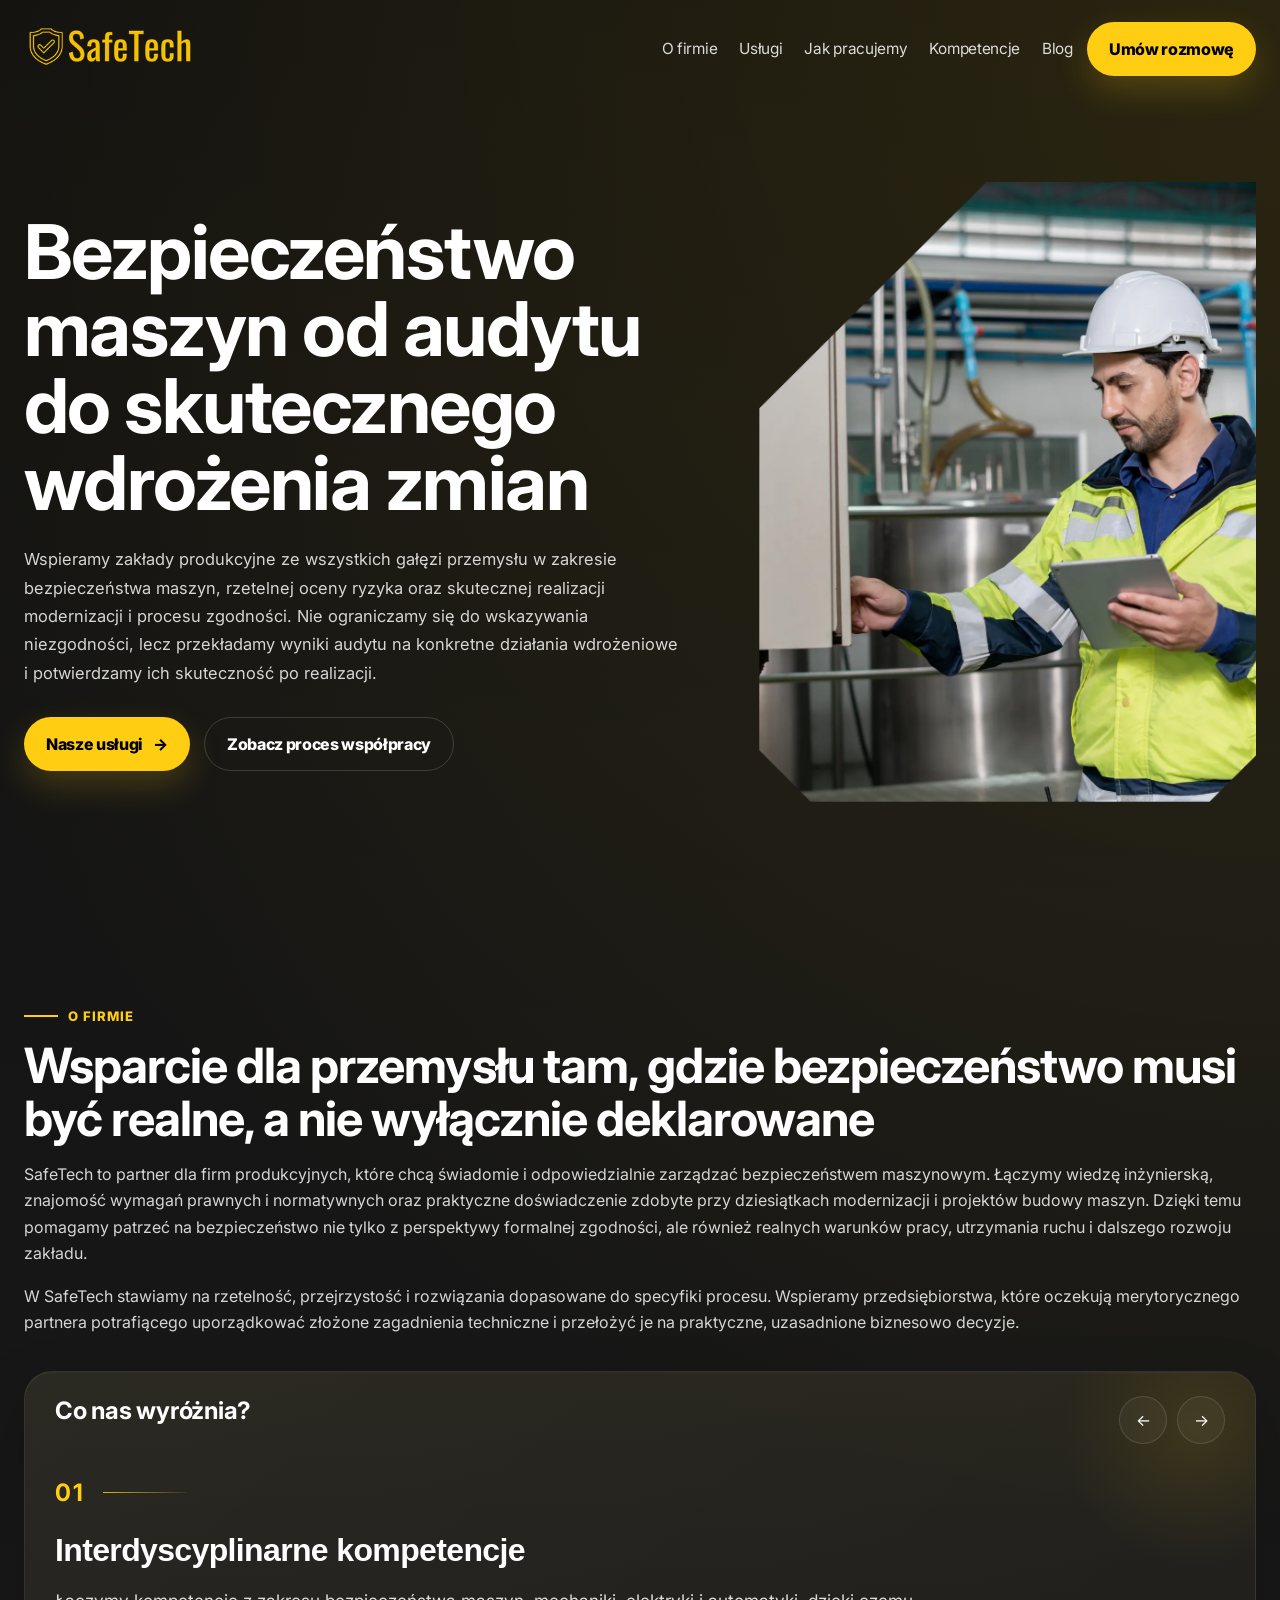
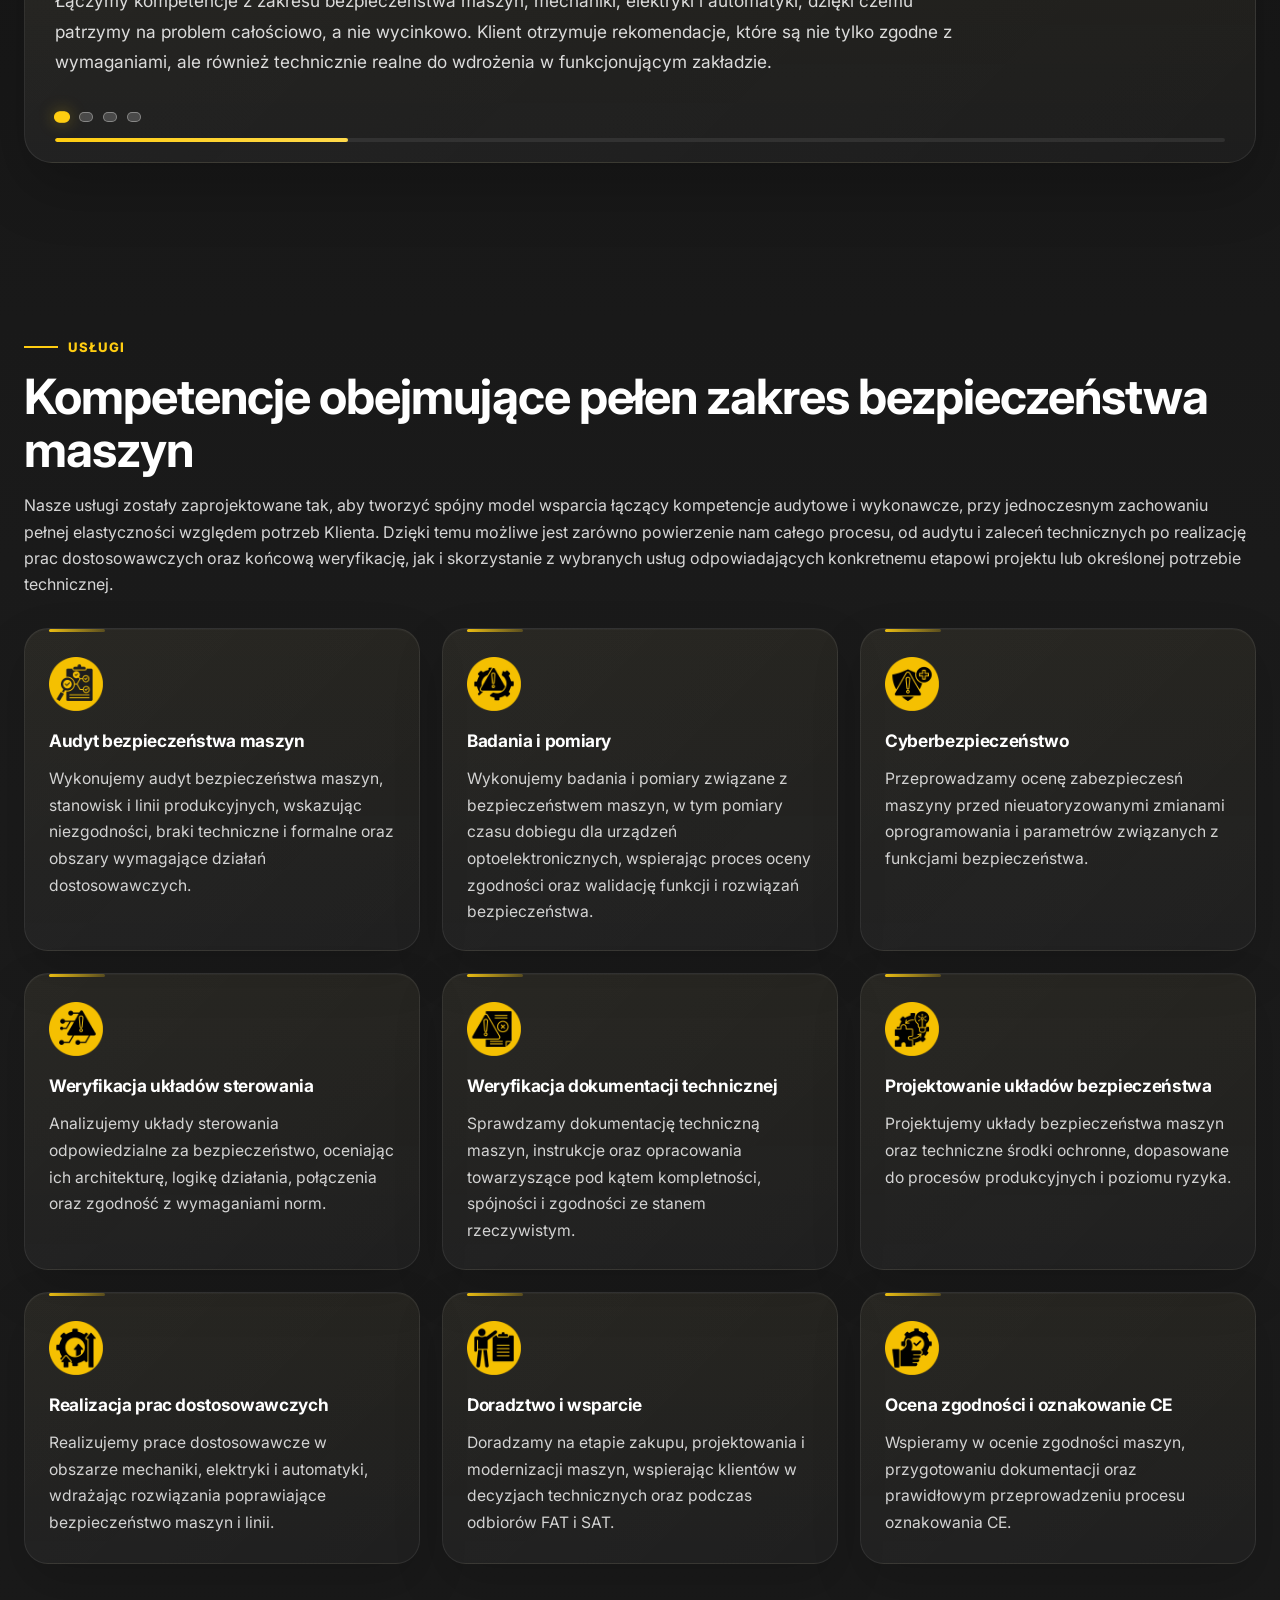
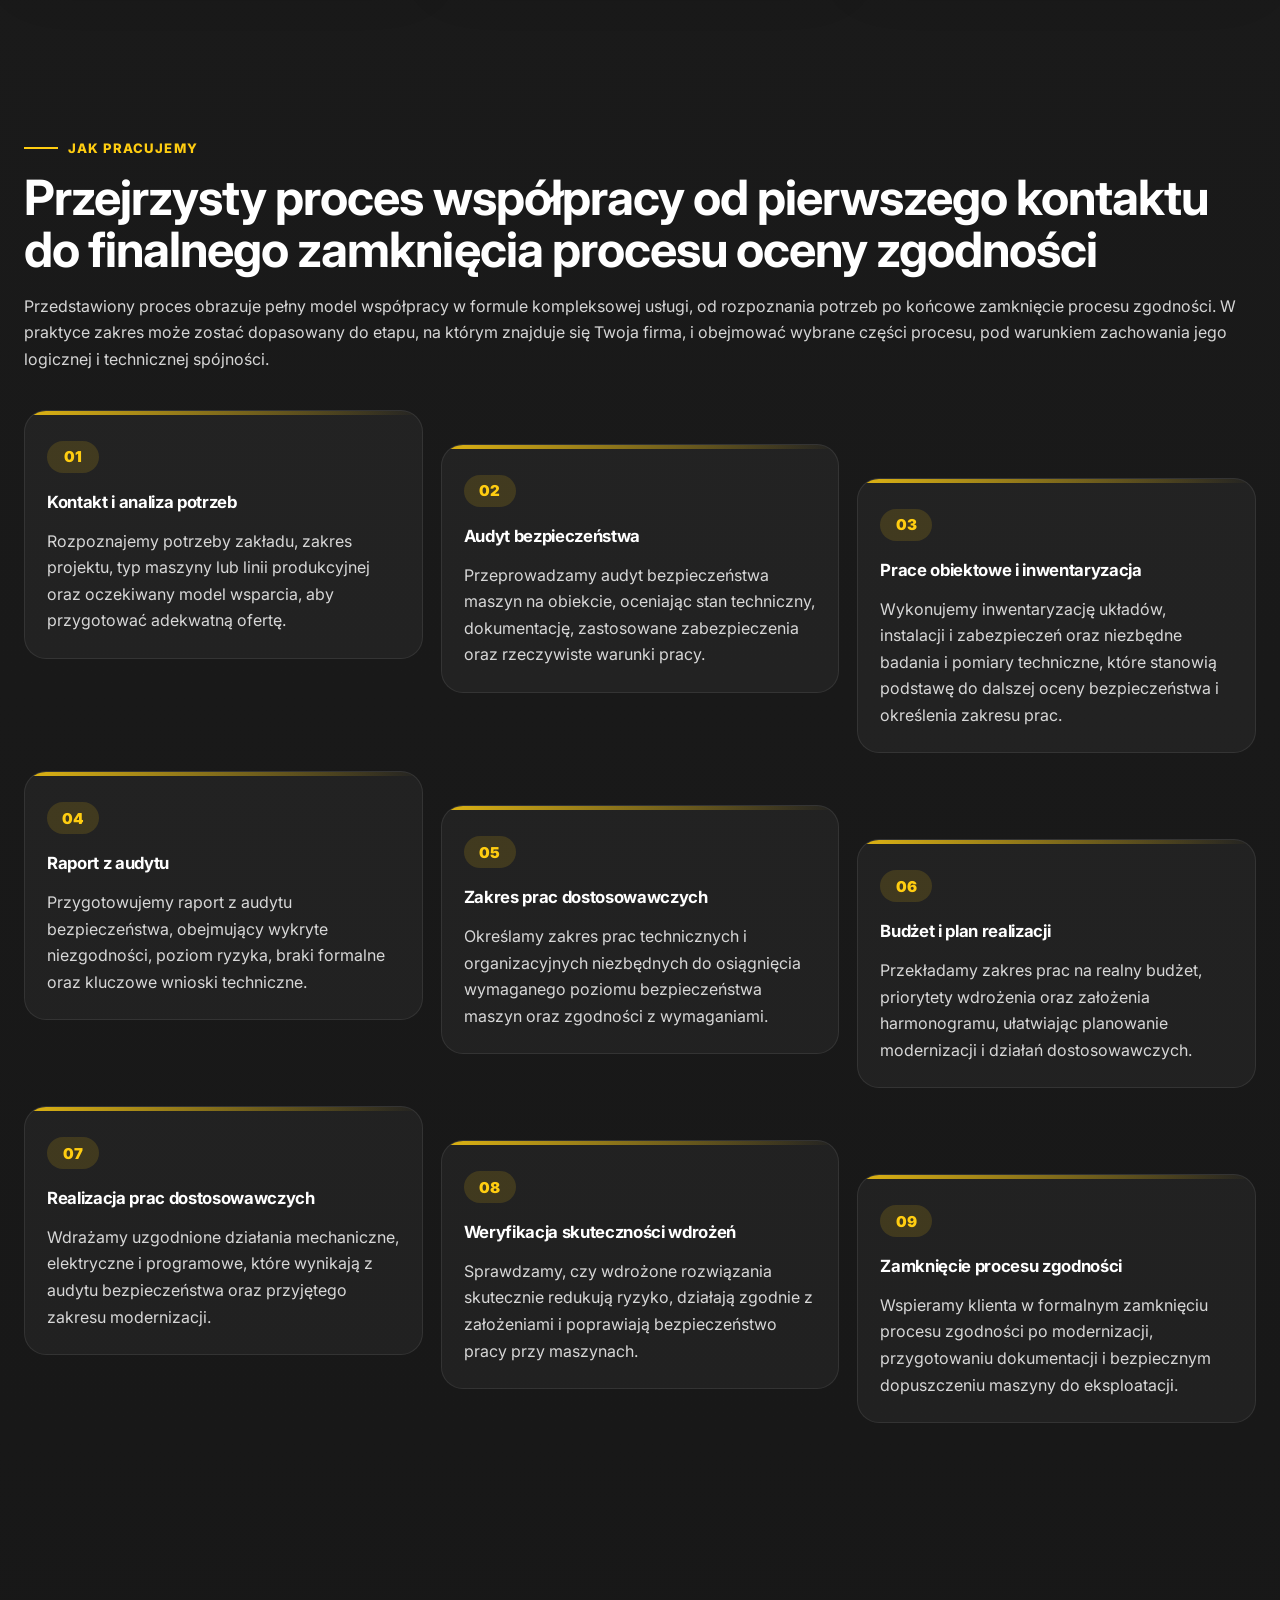
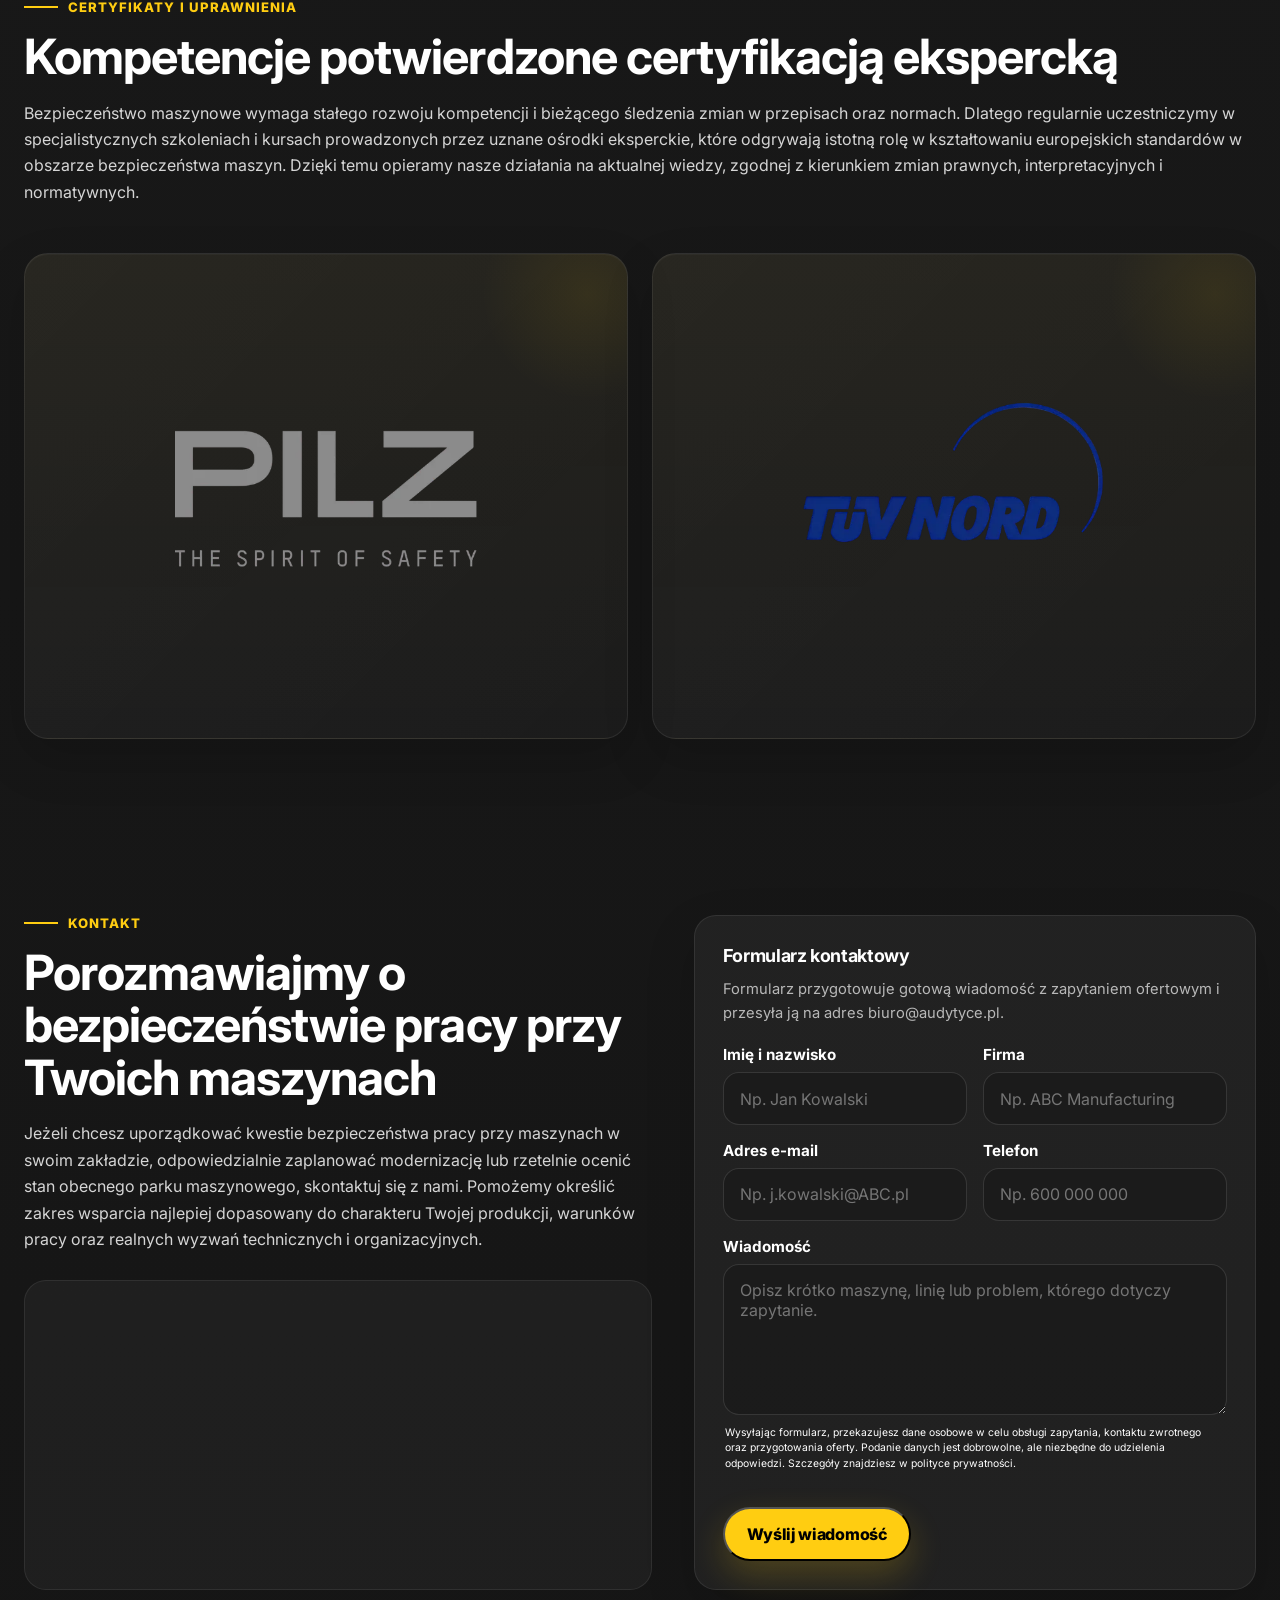
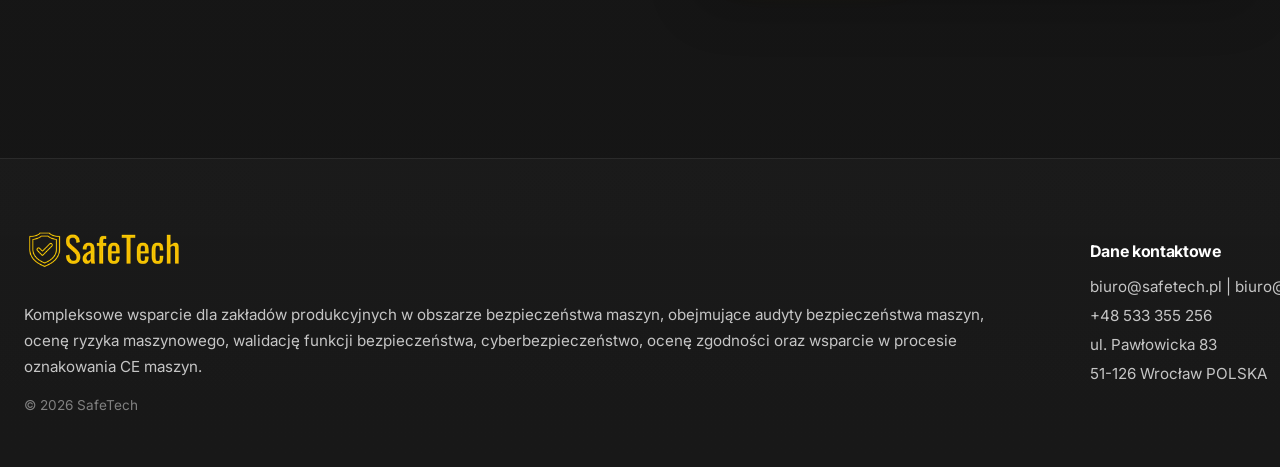
<file: index.html>
<!DOCTYPE html>
<html lang="pl">

<!-- =========================================
     ALL RIGHTS TO THE CODE ARE FULLY RESERVED
============================================== -->

<head>
  <meta charset="UTF-8" />

  <!-- Wczytuje kluczowe grafiki wcześniej, żeby hero szybciej się pojawił -->
  <link rel="preload" as="image" href="obrazy/safetech-logo.webp" fetchpriority="high">
  <link rel="preload" as="image" href="obrazy/hero-safetech.webp" fetchpriority="high">

  <!-- Czcionki z Google Fonts -->
  <link rel="preconnect" href="https://fonts.googleapis.com">
  <link rel="preconnect" href="https://fonts.gstatic.com" crossorigin>
  <link href="https://fonts.googleapis.com/css2?family=Inter:wght@400;500;600;700;800&family=Tomorrow:wght@500;700;800&display=swap" rel="stylesheet">

  <!-- Ustawienia szerokości widoku -->
  <meta name="viewport" content="width=device-width, initial-scale=1.0">

  <!-- Wczytanie CSS -->
  <link rel="stylesheet" href="styles/SafeTech.css">

  <!-- Tytuł strony -->
  <title>SafeTech – Audyty bezpieczeństwa maszyn, ocena ryzyka i wsparcie CE</title>

  <!-- SEO -->
  <meta name="description" content="SafeTech wspiera zakłady produkcyjne w audytach bezpieczeństwa maszyn, ocenie ryzyka, walidacji funkcji bezpieczeństwa, modernizacjach oraz procesie oznakowania CE.">
  <meta name="keywords" content="bezpieczeństwo maszyn, audyt bezpieczeństwa maszyn, ocena ryzyka maszynowego, walidacja funkcji bezpieczeństwa, ocena zgodności maszyn, oznakowanie CE, wymagania minimalne maszyn, modernizacja bezpieczeństwa maszyn">
  <meta name="robots" content="index, follow">
  <meta name="theme-color" content="#111111">
  <meta name="author" content="SafeTech">

  <!-- OpenGraph -->
  <meta property="og:title" content="SafeTech – Audyty bezpieczeństwa maszyn, ocena ryzyka i wsparcie CE">
  <meta property="og:description" content="Od audytu bezpieczeństwa maszyn i oceny ryzyka po realizację prac dostosowawczych, walidację i wsparcie w procesie CE.">
  <meta property="og:type" content="website">
  <meta property="og:image" content="https://safetech.pl/obrazy/safetech-og.webp">
  <meta property="og:url" content="https://safetech.pl/SafeTech.html">
  <meta property="og:locale" content="pl_PL">
  <meta property="og:site_name" content="SafeTech">
  <meta name="twitter:card" content="summary_large_image">

  <!-- Dane strukturalne -->
  <script type="application/ld+json">
  {
    "@context": "https://schema.org",
    "@type": "ProfessionalService",
    "name": "SafeTech",
    "url": "https://safetech.pl/",
    "logo": "https://safetech.pl/obrazy/safetech-logo.webp",
    "image": "https://safetech.pl/obrazy/safetech-og.webp",
    "description": "Kompleksowe wsparcie dla zakładów produkcyjnych w obszarze bezpieczeństwa maszyn, oceny ryzyka, walidacji funkcji bezpieczeństwa, modernizacji i procesu oznakowania CE.",
    "email": "biuro@audytce.pl",
    "telephone": "+48533355256",
    "address": {
      "@type": "PostalAddress",
      "streetAddress": "ul. Pawłowicka 79",
      "postalCode": "51-250",
      "addressLocality": "Wrocław",
      "addressCountry": "PL"
    },
    "areaServed": "PL",
    "serviceType": [
      "Audyt bezpieczeństwa maszyn",
      "Ocena ryzyka maszynowego",
      "Ocena zgodności maszyn i wsparcie w procesie CE",
      "Weryfikacja układów sterowania i funkcji bezpieczeństwa",
      "Weryfikacja dokumentacji technicznej",
      "Ocena wymagań minimalnych",
      "Doradztwo przy zakupie i modernizacji maszyn",
      "Realizacja prac dostosowawczych",
      "Wsparcie przy odbiorach FAT i SAT"
    ]
  }
  </script>

  <style>
    /* =========================================
       RESET / BASE
    ========================================= */

    * { box-sizing: border-box; }
    html { -webkit-text-size-adjust: 100%; text-size-adjust: 100%; scroll-behavior: smooth; }
    html, body { overflow-x: hidden; }
    body {
      margin: 0;
      font-family: 'Inter', sans-serif;
      color: #ffffff;
      background:
        radial-gradient(circle at top right, rgba(255,205,17,0.12), transparent 22%),
        linear-gradient(180deg, #111111 0%, #1b1b1b 35%, #151515 100%);
    }
  </style>
</head>

<body>

  <a class="skip-link" href="#main">Przejdź do treści</a>

  <!-- =========================
       NAVBAR
  ========================= -->
  <div class="site-navbar" id="siteNavbar">
    <div class="container site-navbar__inner">
      <a class="site-brand" href="#start" aria-label="SafeTech - strona główna">
        <img src="obrazy/safetech-logo.webp" alt="SafeTech" class="site-brand__logo" decoding="async">
      </a>

      <div class="site-nav-wrap">
        <nav class="site-nav" aria-label="Główna nawigacja">
          <button
            class="menu-toggle"
            id="menuToggle"
            aria-controls="navLinks"
            aria-expanded="false"
            aria-label="Otwórz menu"
            type="button"
          >
            <span class="bar" aria-hidden="true"></span>
            <span class="bar" aria-hidden="true"></span>
            <span class="bar" aria-hidden="true"></span>
          </button>

          <div class="nav-links" id="navLinks" role="menu">
            <a href="#o-firmie" role="menuitem">O firmie</a>
            <a href="#uslugi" role="menuitem">Usługi</a>
            <a href="#jak-pracujemy" role="menuitem">Jak pracujemy</a>
            <a href="#certyfikaty" role="menuitem">Kompetencje</a>
            <a href="blog.html" role="menuitem">Blog</a>
          </div>
        </nav>

        <a class="site-cta" href="#kontakt">Umów rozmowę</a>
      </div>
    </div>
  </div>

  <!-- =========================
       HEADER / HERO
  ========================= -->
  <header class="site-header" id="start">
    <div class="container hero-layout">
      <div class="hero-copy reveal">
        <h1>Bezpieczeństwo maszyn od audytu do skutecznego wdrożenia zmian</h1>
        <p>
          Wspieramy zakłady produkcyjne ze wszystkich gałęzi przemysłu w zakresie bezpieczeństwa maszyn,
          rzetelnej oceny ryzyka oraz skutecznej realizacji modernizacji i procesu zgodności.
          Nie ograniczamy się do wskazywania niezgodności, lecz przekładamy wyniki audytu na konkretne
          działania wdrożeniowe i potwierdzamy ich skuteczność po realizacji.
        </p>

        <div class="hero-actions">
          <a class="btn-primary" href="#uslugi">
            <span>Nasze usługi</span>
            <span class="btn-arrow" aria-hidden="true">→</span>
          </a>

          <a class="btn-secondary" href="#jak-pracujemy">Zobacz proces współpracy</a>
        </div>
      </div>

      <div class="hero-media reveal">
        <img
          src="obrazy/hero-safetech.webp"
          alt="Bezpieczeństwo maszyn w zakładzie produkcyjnym"
          class="hero-media__image"
          decoding="async"
        >
      </div>
    </div>
  </header>

  <main id="main">

    <!-- =========================
         O FIRMIE
    ========================= -->
 <section class="section section-about" id="o-firmie">
  <div class="container">
    <div class="section-head reveal">
      <span class="section-label">O firmie</span>
      <h2>Wsparcie dla przemysłu tam, gdzie bezpieczeństwo musi być realne, a nie wyłącznie deklarowane</h2>
      <p>
        SafeTech to partner dla firm produkcyjnych, które chcą świadomie i odpowiedzialnie zarządzać bezpieczeństwem maszynowym.
        Łączymy wiedzę inżynierską, znajomość wymagań prawnych i normatywnych oraz praktyczne doświadczenie zdobyte przy
        dziesiątkach modernizacji i projektów budowy maszyn. Dzięki temu pomagamy patrzeć na bezpieczeństwo nie tylko z perspektywy
        formalnej zgodności, ale również realnych warunków pracy, utrzymania ruchu i dalszego rozwoju zakładu.
      </p>
      <p>
        W SafeTech stawiamy na rzetelność, przejrzystość i rozwiązania dopasowane do specyfiki procesu.
        Wspieramy przedsiębiorstwa, które oczekują merytorycznego partnera potrafiącego uporządkować złożone zagadnienia techniczne
        i przełożyć je na praktyczne, uzasadnione biznesowo decyzje.
      </p>
    </div>

    <div class="about-premium-slider reveal" id="aboutPremiumSlider">
      <div class="about-premium-slider__top">
        <div>
          <p class="about-premium-slider__eyebrow">Co nas wyróżnia?</p>
        </div>

        <div class="about-premium-slider__nav">
          <button class="about-premium-arrow" id="aboutPrev" type="button" aria-label="Poprzedni slajd">
            &#8592;
          </button>
          <button class="about-premium-arrow" id="aboutNext" type="button" aria-label="Następny slajd">
            &#8594;
          </button>
        </div>
      </div>

      <div class="about-premium-slider__viewport">
        <article class="about-premium-slide is-active">
          <div class="about-premium-slide__meta">
            <span class="about-premium-slide__index">01</span>
            <span class="about-premium-slide__line"></span>
          </div>
    <h3>Interdyscyplinarne kompetencje</h3>
    <p>
      Łączymy kompetencje z zakresu bezpieczeństwa maszyn, mechaniki, elektryki i automatyki, dzięki czemu patrzymy na problem całościowo, a nie wycinkowo. Klient otrzymuje rekomendacje, które są nie tylko zgodne z wymaganiami, ale również technicznie realne do wdrożenia w funkcjonującym zakładzie.
    </p>
  </article>

        <article class="about-premium-slide">
          <div class="about-premium-slide__meta">
            <span class="about-premium-slide__index">02</span>
            <span class="about-premium-slide__line"></span>
          </div>
    <h3>Od audytu do skutecznego wdrożenia</h3>
    <p>
      Nie kończymy współpracy na wskazaniu niezgodności. Prowadzimy klienta przez cały proces: od audytu bezpieczeństwa i oceny ryzyka, przez określenie zakresu działań, aż po realizację prac, weryfikację skuteczności i domknięcie procesu zgodności.
    </p>
  </article>

        <article class="about-premium-slide">
          <div class="about-premium-slide__meta">
            <span class="about-premium-slide__index">03</span>
            <span class="about-premium-slide__line"></span>
          </div>
          <h3>Doświadczenie z realnych obiektów przemysłowych</h3>
    <p>
      Pracujemy zarówno z nowymi inwestycjami, jak i z maszynami od lat funkcjonującymi w produkcji. Rozumiemy specyfikę zakładów przemysłowych, ograniczenia techniczne, presję czasu oraz konieczność prowadzenia działań w sposób, który nie dezorganizuje pracy całej organizacji.
    </p>
  </article>

        <article class="about-premium-slide">
          <div class="about-premium-slide__meta">
            <span class="about-premium-slide__index">04</span>
            <span class="about-premium-slide__line"></span>
          </div>
          <h3>Ponad 10 lat praktyki projektowej</h3>
    <p>
      Nasze rekomendacje wynikają z wieloletniej praktyki przy budowie i modernizacjach maszyn, stanowisk zrobotyzowanych i linii technologicznych. Dzięki temu proponujemy rozwiązania, które uwzględniają nie tylko przepisy i normy, ale również realia wdrożeniowe, koszty i wykonalność techniczną.
    </p>
  </article>
      </div>

      <div class="about-premium-slider__bottom">
        <div class="about-premium-dots" id="aboutDots"></div>
        <div class="about-premium-progress">
          <span class="about-premium-progress__bar" id="aboutProgressBar"></span>
        </div>
      </div>
    </div>
  </div>
</section>

    <!-- =========================
         USŁUGI
    ========================= -->
    <section class="section section-services" id="uslugi">
      <div class="container">
        <div class="section-head reveal">
          <span class="section-label">Usługi</span>
          <h2>Kompetencje obejmujące pełen zakres bezpieczeństwa maszyn</h2>
          <p>
            Nasze usługi zostały zaprojektowane tak, aby tworzyć spójny model wsparcia łączący kompetencje audytowe i wykonawcze,
            przy jednoczesnym zachowaniu pełnej elastyczności względem potrzeb Klienta. Dzięki temu możliwe jest zarówno powierzenie nam
            całego procesu, od audytu i zaleceń technicznych po realizację prac dostosowawczych oraz końcową weryfikację, jak i
            skorzystanie z wybranych usług odpowiadających konkretnemu etapowi projektu lub określonej potrzebie technicznej.
          </p>
        </div>

        <div class="services-grid">
<article class="service-card reveal">
  <img src="ikony/usluga-audyt.webp" alt="Ikona audytu bezpieczeństwa maszyn" class="service-card__icon" loading="lazy" decoding="async">
  <h3>Audyt bezpieczeństwa maszyn</h3>
  <p>Wykonujemy audyt bezpieczeństwa maszyn, stanowisk i linii produkcyjnych, wskazując niezgodności, braki techniczne i formalne oraz obszary wymagające działań dostosowawczych.</p>
</article>

<article class="service-card reveal">
  <img src="ikony/usluga-badania.webp" alt="Ikona badań i pomiarów bezpieczeństwa maszyn" class="service-card__icon" loading="lazy" decoding="async">
  <h3>Badania i pomiary</h3>
  <p>Wykonujemy badania i pomiary związane z bezpieczeństwem maszyn, w tym pomiary czasu dobiegu dla urządzeń optoelektronicznych, wspierając proces oceny zgodności oraz walidację funkcji i rozwiązań bezpieczeństwa.</p>
</article>

<article class="service-card reveal">
  <img src="ikony/usluga-cyber.webp" alt="Ikona cyberbezpieczeństwo" class="service-card__icon" loading="lazy" decoding="async">
  <h3>Cyberbezpieczeństwo</h3>
  <p>Przeprowadzamy ocenę zabezpieczesń maszyny przed nieuatoryzowanymi zmianami oprogramowania i parametrów związanych z funkcjami bezpieczeństwa.</p>
</article>

<article class="service-card reveal">
  <img src="ikony/usluga-sterowanie.webp" alt="Ikona weryfikacji układów sterowania" class="service-card__icon" loading="lazy" decoding="async">
  <h3>Weryfikacja układów sterowania</h3>
  <p>Analizujemy układy sterowania odpowiedzialne za bezpieczeństwo, oceniając ich architekturę, logikę działania, połączenia oraz zgodność z wymaganiami norm.</p>
</article>

<article class="service-card reveal">
  <img src="ikony/usluga-dokumentacja.webp" alt="Ikona weryfikacji dokumentacji technicznej maszyn" class="service-card__icon" loading="lazy" decoding="async">
  <h3>Weryfikacja dokumentacji technicznej</h3>
  <p>Sprawdzamy dokumentację techniczną maszyn, instrukcje oraz opracowania towarzyszące pod kątem kompletności, spójności i zgodności ze stanem rzeczywistym.</p>
</article>

<article class="service-card reveal">
  <img src="ikony/usluga-projektowanie.webp" alt="Ikona projektowania układów bezpieczeństwa maszyn" class="service-card__icon" loading="lazy" decoding="async">
  <h3>Projektowanie układów bezpieczeństwa</h3>
  <p>Projektujemy układy bezpieczeństwa maszyn oraz techniczne środki ochronne, dopasowane do procesów produkcyjnych i poziomu ryzyka.</p>
</article>

<article class="service-card reveal">
  <img src="ikony/usluga-modernizacja.webp" alt="Ikona realizacji prac dostosowawczych maszyn" class="service-card__icon" loading="lazy" decoding="async">
  <h3>Realizacja prac dostosowawczych</h3>
  <p>Realizujemy prace dostosowawcze w obszarze mechaniki, elektryki i automatyki, wdrażając rozwiązania poprawiające bezpieczeństwo maszyn i linii.</p>
</article>

<article class="service-card reveal">
  <img src="ikony/usluga-doradztwo.webp" alt="Ikona doradztwa w zakresie bezpieczeństwa maszyn" class="service-card__icon" loading="lazy" decoding="async">
  <h3>Doradztwo i wsparcie</h3>
  <p>Doradzamy na etapie zakupu, projektowania i modernizacji maszyn, wspierając klientów w decyzjach technicznych oraz podczas odbiorów FAT i SAT.</p>
</article>

<article class="service-card reveal">
  <img src="ikony/usluga-ce.webp" alt="Ikona oceny zgodności i oznakowania CE maszyn" class="service-card__icon" loading="lazy" decoding="async">
  <h3>Ocena zgodności i oznakowanie CE</h3>
  <p>Wspieramy w ocenie zgodności maszyn, przygotowaniu dokumentacji oraz prawidłowym przeprowadzeniu procesu oznakowania CE.</p>
</article>
        </div>
      </div>
    </section>

    <!-- =========================
         JAK PRACUJEMY
    ========================= -->
    <section class="section section-process" id="jak-pracujemy">
      <div class="container">
        <div class="section-head reveal">
          <span class="section-label">Jak pracujemy</span>
          <h2>Przejrzysty proces współpracy od pierwszego kontaktu do finalnego zamknięcia procesu oceny zgodności</h2>
          <p>
            Przedstawiony proces obrazuje pełny model współpracy w formule kompleksowej usługi, od rozpoznania potrzeb po końcowe
            zamknięcie procesu zgodności. W praktyce zakres może zostać dopasowany do etapu, na którym znajduje się Twoja firma,
            i obejmować wybrane części procesu, pod warunkiem zachowania jego logicznej i technicznej spójności.
          </p>
        </div>

        <div class="process-grid process-grid--staggered">
		
<article class="process-step reveal"><span class="step-number">01</span><h3>Kontakt i analiza potrzeb</h3><p>Rozpoznajemy potrzeby zakładu, zakres projektu, typ maszyny lub linii produkcyjnej oraz oczekiwany model wsparcia, aby przygotować adekwatną ofertę.</p></article>
<article class="process-step reveal"><span class="step-number">02</span><h3>Audyt bezpieczeństwa</h3><p>Przeprowadzamy audyt bezpieczeństwa maszyn na obiekcie, oceniając stan techniczny, dokumentację, zastosowane zabezpieczenia oraz rzeczywiste warunki pracy.</p></article>
<article class="process-step reveal"><span class="step-number">03</span><h3>Prace obiektowe i inwentaryzacja</h3><p>Wykonujemy inwentaryzację układów, instalacji i zabezpieczeń oraz niezbędne badania i pomiary techniczne, które stanowią podstawę do dalszej oceny bezpieczeństwa i określenia zakresu prac.</p></article>
<article class="process-step reveal"><span class="step-number">04</span><h3>Raport z audytu</h3><p>Przygotowujemy raport z audytu bezpieczeństwa, obejmujący wykryte niezgodności, poziom ryzyka, braki formalne oraz kluczowe wnioski techniczne.</p></article>
<article class="process-step reveal"><span class="step-number">05</span><h3>Zakres prac dostosowawczych</h3><p>Określamy zakres prac technicznych i organizacyjnych niezbędnych do osiągnięcia wymaganego poziomu bezpieczeństwa maszyn oraz zgodności z wymaganiami.</p></article>
<article class="process-step reveal"><span class="step-number">06</span><h3>Budżet i plan realizacji</h3><p>Przekładamy zakres prac na realny budżet, priorytety wdrożenia oraz założenia harmonogramu, ułatwiając planowanie modernizacji i działań dostosowawczych.</p></article>
<article class="process-step reveal"><span class="step-number">07</span><h3>Realizacja prac dostosowawczych</h3><p>Wdrażamy uzgodnione działania mechaniczne, elektryczne i programowe, które wynikają z audytu bezpieczeństwa oraz przyjętego zakresu modernizacji.</p></article>
<article class="process-step reveal"><span class="step-number">08</span><h3>Weryfikacja skuteczności wdrożeń</h3><p>Sprawdzamy, czy wdrożone rozwiązania skutecznie redukują ryzyko, działają zgodnie z założeniami i poprawiają bezpieczeństwo pracy przy maszynach.</p></article>
<article class="process-step reveal"><span class="step-number">09</span><h3>Zamknięcie procesu zgodności</h3><p>Wspieramy klienta w formalnym zamknięciu procesu zgodności po modernizacji, przygotowaniu dokumentacji i bezpiecznym dopuszczeniu maszyny do eksploatacji.</p></article></div>
      </div>
    </section>

    <!-- =========================
         CERTYFIKATY
    ========================= -->
    <section class="section section-certificates" id="certyfikaty">
      <div class="container">
        <div class="section-head reveal">
          <span class="section-label">Certyfikaty i uprawnienia</span>
          <h2>Kompetencje potwierdzone certyfikacją ekspercką</h2>
          <p>
            Bezpieczeństwo maszynowe wymaga stałego rozwoju kompetencji i bieżącego śledzenia zmian w przepisach oraz normach.
            Dlatego regularnie uczestniczymy w specjalistycznych szkoleniach i kursach prowadzonych przez uznane ośrodki eksperckie,
            które odgrywają istotną rolę w kształtowaniu europejskich standardów w obszarze bezpieczeństwa maszyn.
            Dzięki temu opieramy nasze działania na aktualnej wiedzy, zgodnej z kierunkiem zmian prawnych, interpretacyjnych i normatywnych.
          </p>
        </div>

        <div class="certificates-grid reveal">
          <div class="certificate-tile">
            <img src="obrazy/certyfikat-01.webp" alt="Logo certyfikatu lub uprawnienia SafeTech" loading="lazy" decoding="async">
          </div>
          <div class="certificate-tile">
            <img src="obrazy/certyfikat-02.webp" alt="Logo certyfikatu lub uprawnienia SafeTech" loading="lazy" decoding="async">
          </div>
        </div>
      </div>
    </section>

    <!-- =========================
         KONTAKT
    ========================= -->
    <section class="section section-contact" id="kontakt">
      <div class="container">
        <div class="contact-layout">
          <div class="contact-copy reveal">
            <div class="section-head section-head--compact">
              <span class="section-label">Kontakt</span>
              <h2>Porozmawiajmy o bezpieczeństwie pracy przy Twoich maszynach</h2>
              <p>
				  Jeżeli chcesz uporządkować kwestie bezpieczeństwa pracy przy maszynach w swoim zakładzie, odpowiedzialnie zaplanować modernizację lub rzetelnie ocenić stan obecnego parku maszynowego, 
				  skontaktuj się z nami. Pomożemy określić zakres wsparcia najlepiej dopasowany do charakteru Twojej produkcji, warunków pracy oraz realnych wyzwań technicznych i organizacyjnych.
              </p>
            </div>

            <div class="contact-map-wrap reveal">
				<iframe
				  class="contact-map"
				  src="https://www.google.com/maps?q=Pawłowicka+83+Wrocław&output=embed"
				  loading="lazy"
				  fetchpriority="low"
				  referrerpolicy="no-referrer-when-downgrade">
				</iframe>
            </div>
          </div>

		<div class="contact-form-panel reveal">
		  <h3>Formularz kontaktowy</h3>

		  <p class="contact-form-note">
			Formularz przygotowuje gotową wiadomość z zapytaniem ofertowym i przesyła ją na adres biuro@audytyce.pl.
		  </p>

		  <form
			id="contactForm"
			action="https://submit-form.com/7CGyTwZ9A"
			method="POST"
			target="formsparkFrame"
		  >
			<div class="contact-form-grid">
			  <div class="field">
				<label for="name">Imię i nazwisko</label>
				<input
				  id="name"
				  name="name"
				  type="text"
				  placeholder="Np. Jan Kowalski"
				  required
				  minlength="3"
				  maxlength="80"
				>
			  </div>

			  <div class="field">
				<label for="company">Firma</label>
				<input
				  id="company"
				  name="company"
				  type="text"
				  placeholder="Np. ABC Manufacturing"
				  required
				  minlength="2"
				  maxlength="120"
				>
			  </div>

			  <div class="field">
				<label for="email">Adres e-mail</label>
				<input
				  id="email"
				  name="email"
				  type="email"
				  placeholder="Np. j.kowalski@ABC.pl"
				  required
				  maxlength="120"
				>
			  </div>

			  <div class="field">
				<label for="phone">Telefon</label>
				<input
				  id="phone"
				  name="phone"
				  type="tel"
				  placeholder="Np. 600 000 000"
				  pattern="^[0-9+\s()-]{6,20}$"
				  required
				  maxlength="20"
				>
			  </div>

			  <div class="field field-full">
				<label for="message">Wiadomość</label>
				<textarea
				  id="message"
				  name="message"
				  placeholder="Opisz krótko maszynę, linię lub problem, którego dotyczy zapytanie."
				  required
				  minlength="10"
				  maxlength="2000"
				></textarea>
			  </div>
			</div>

			<input type="hidden" name="_email.subject" value="Zapytanie ze strony SafeTech">
			
			<p class="form-privacy-note">
				Wysyłając formularz, przekazujesz dane osobowe w celu obsługi zapytania,
				kontaktu zwrotnego oraz przygotowania oferty. Podanie danych jest dobrowolne,
				ale niezbędne do udzielenia odpowiedzi. Szczegóły znajdziesz w
				<a href="polityka-prywatnosci.html">polityce prywatności</a>.
			</p>

			<div class="form-actions">
			  <button class="btn-primary" type="submit">Wyślij wiadomość</button>
			  <p id="formStatus" class="form-status" aria-live="polite"></p>
			</div>
		  </form>

			<iframe
			  name="formsparkFrame"
			  id="formsparkFrame"
			  style="display:none;"
			  title="Formspark submit frame"
			></iframe>
		</div>
        </div>
      </div>
    </section>
  </main>

  <!-- =========================
       STOPKA
  ========================= -->
<footer class="footer">
  <div class="container footer__inner">

    <div class="footer__left">
      <img src="obrazy/safetech-logo.webp" alt="SafeTech" class="footer__logo">

      <p class="footer__desc">
        Kompleksowe wsparcie dla zakładów produkcyjnych w obszarze bezpieczeństwa maszyn, obejmujące audyty bezpieczeństwa maszyn, 
		ocenę ryzyka maszynowego, walidację funkcji bezpieczeństwa, cyberbezpieczeństwo, ocenę zgodności oraz wsparcie w procesie oznakowania CE maszyn.
      </p>

      <p class="footer__copyright">
        © <span id="copyright-year"></span> SafeTech
      </p>
    </div>

    <div class="footer__right">
      <h4>Dane kontaktowe</h4>

      <ul class="footer__contact">
        <li>biuro@safetech.pl | biuro@audytyce.pl</li>
        <li>+48 533 355 256</li>
        <li>ul. Pawłowicka 83</li>
		<li>51-126 Wrocław POLSKA</li>
      </ul>
    </div>

  </div>
</footer>

  <!-- Wczytanie JavaScript -->
<script src="scripts/SafeTech.js?v=20260508-4"></script>
</body>
</html>
</file>
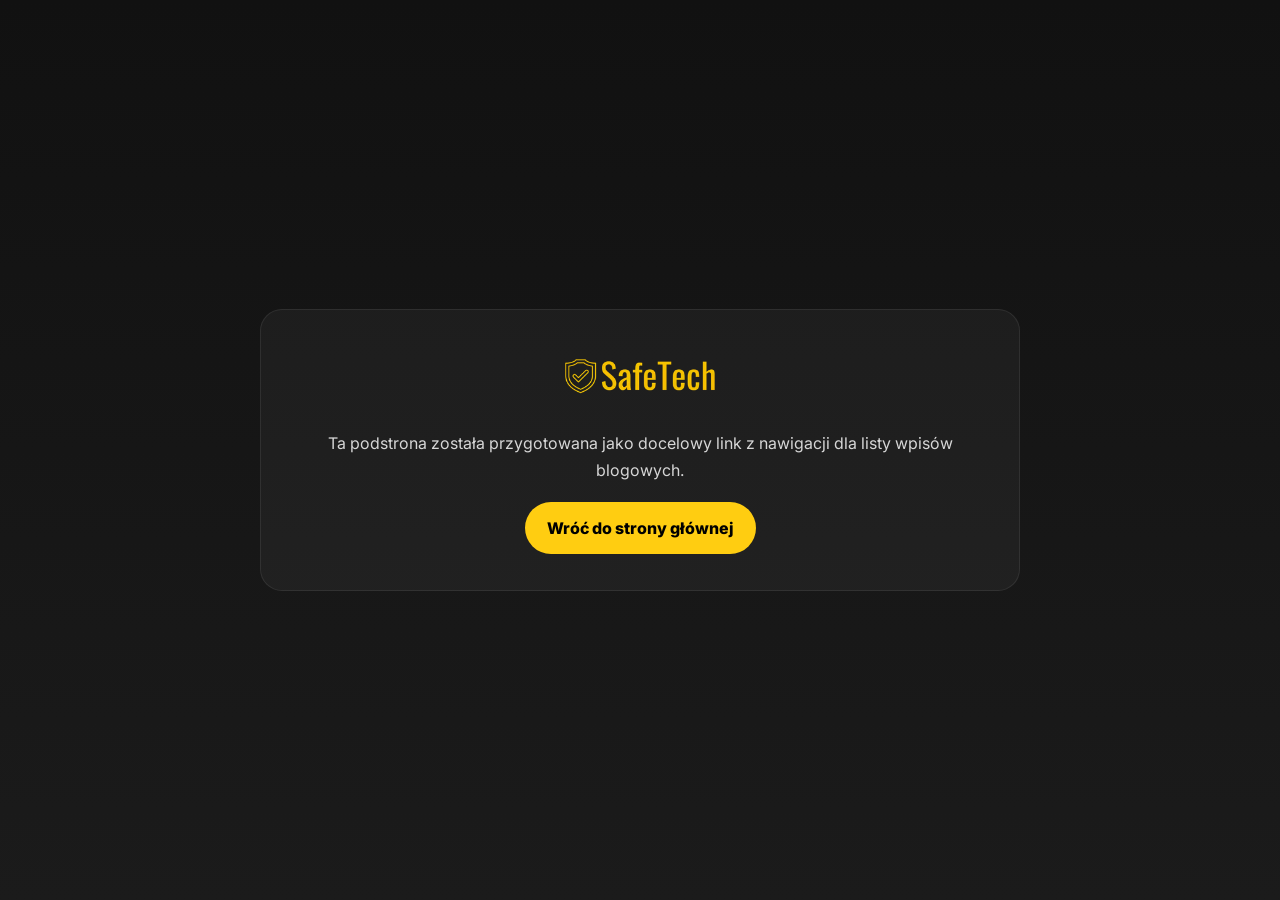
<file: blog.html>
<!DOCTYPE html>
<html lang="pl">
<head>
  <meta charset="UTF-8">
  <meta name="viewport" content="width=device-width, initial-scale=1.0">
  <title>Blog SafeTech – Artykuły o bezpieczeństwie maszyn</title>
  <meta name="description" content="Blog SafeTech – praktyczne artykuły o bezpieczeństwie maszyn, ocenie ryzyka, zgodności i modernizacjach.">
  <link rel="preconnect" href="https://fonts.googleapis.com">
  <link rel="preconnect" href="https://fonts.gstatic.com" crossorigin>
  <link href="https://fonts.googleapis.com/css2?family=Inter:wght@400;500;600;700;800&family=Tomorrow:wght@500;700;800&display=swap" rel="stylesheet">
  <style>
    * { box-sizing: border-box; }
    body {
      margin: 0;
      min-height: 100vh;
      display: grid;
      place-items: center;
      padding: 24px;
      font-family: 'Inter', sans-serif;
      color: #ffffff;
      background: linear-gradient(180deg, #111111 0%, #1b1b1b 100%);
    }
    .panel {
      width: min(100%, 760px);
      padding: 36px;
      border-radius: 22px;
      border: 1px solid rgba(255,255,255,0.08);
      background: rgba(255,255,255,0.04);
      text-align: center;
    }
    img { width: 160px; height: auto; margin: 0 auto 20px; display: block; }
    h1 {
      margin: 0 0 14px;
      font-family: 'Tomorrow', sans-serif;
      font-size: clamp(2rem, 5vw, 3rem);
      line-height: 1.1;
    }
    p { margin: 0 0 18px; color: rgba(255,255,255,0.82); line-height: 1.7; }
    a {
      display: inline-flex;
      align-items: center;
      justify-content: center;
      min-height: 52px;
      padding: 0 22px;
      border-radius: 999px;
      background: #ffcd11;
      color: #000000;
      font-family: 'Inter', sans-serif;
      font-weight: 800;
      text-decoration: none;
    }
  </style>
</head>
<body>
  <main class="panel">
    <img src="obrazy/safetech-logo.webp" alt="SafeTech">
    <p>Ta podstrona została przygotowana jako docelowy link z nawigacji dla listy wpisów blogowych.</p>
    <a href="https://roboinvestpl.github.io/SafeTech">Wróć do strony głównej</a>
  </main>
</body>
</html>
</file>
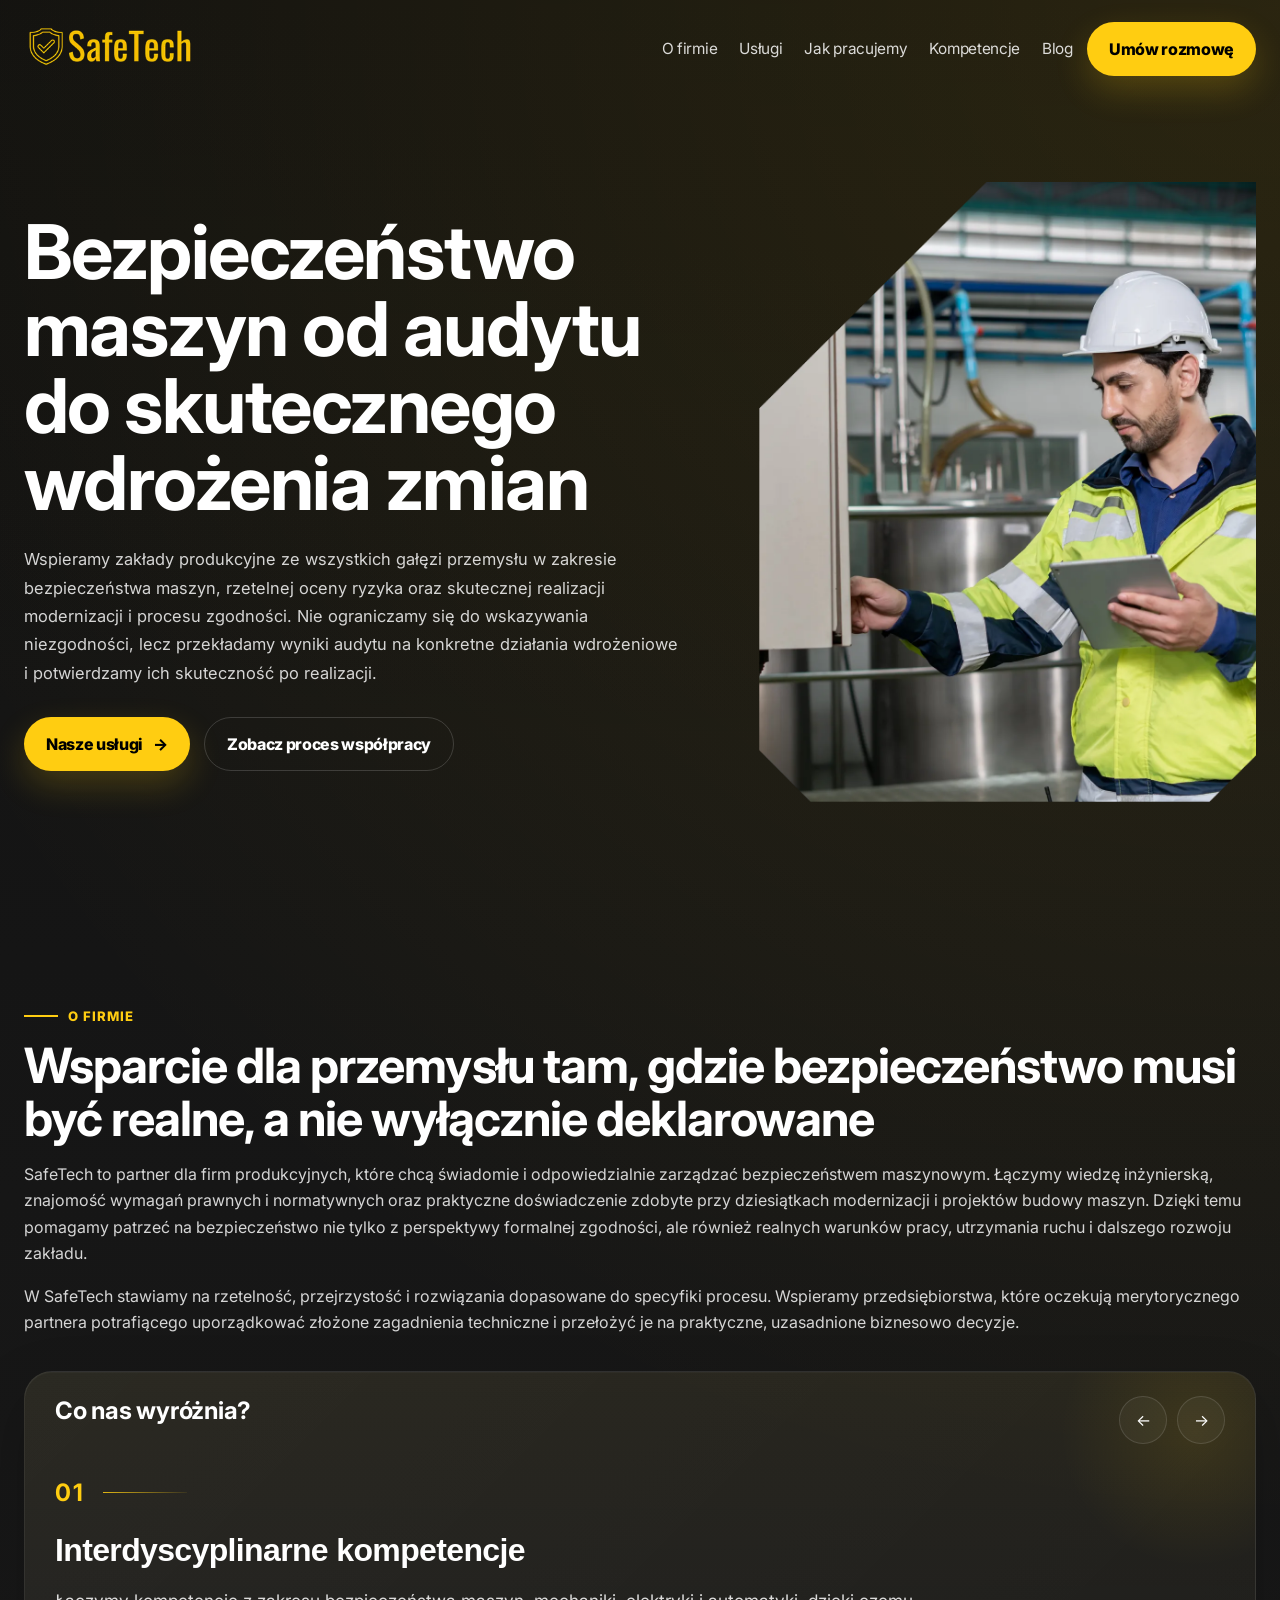
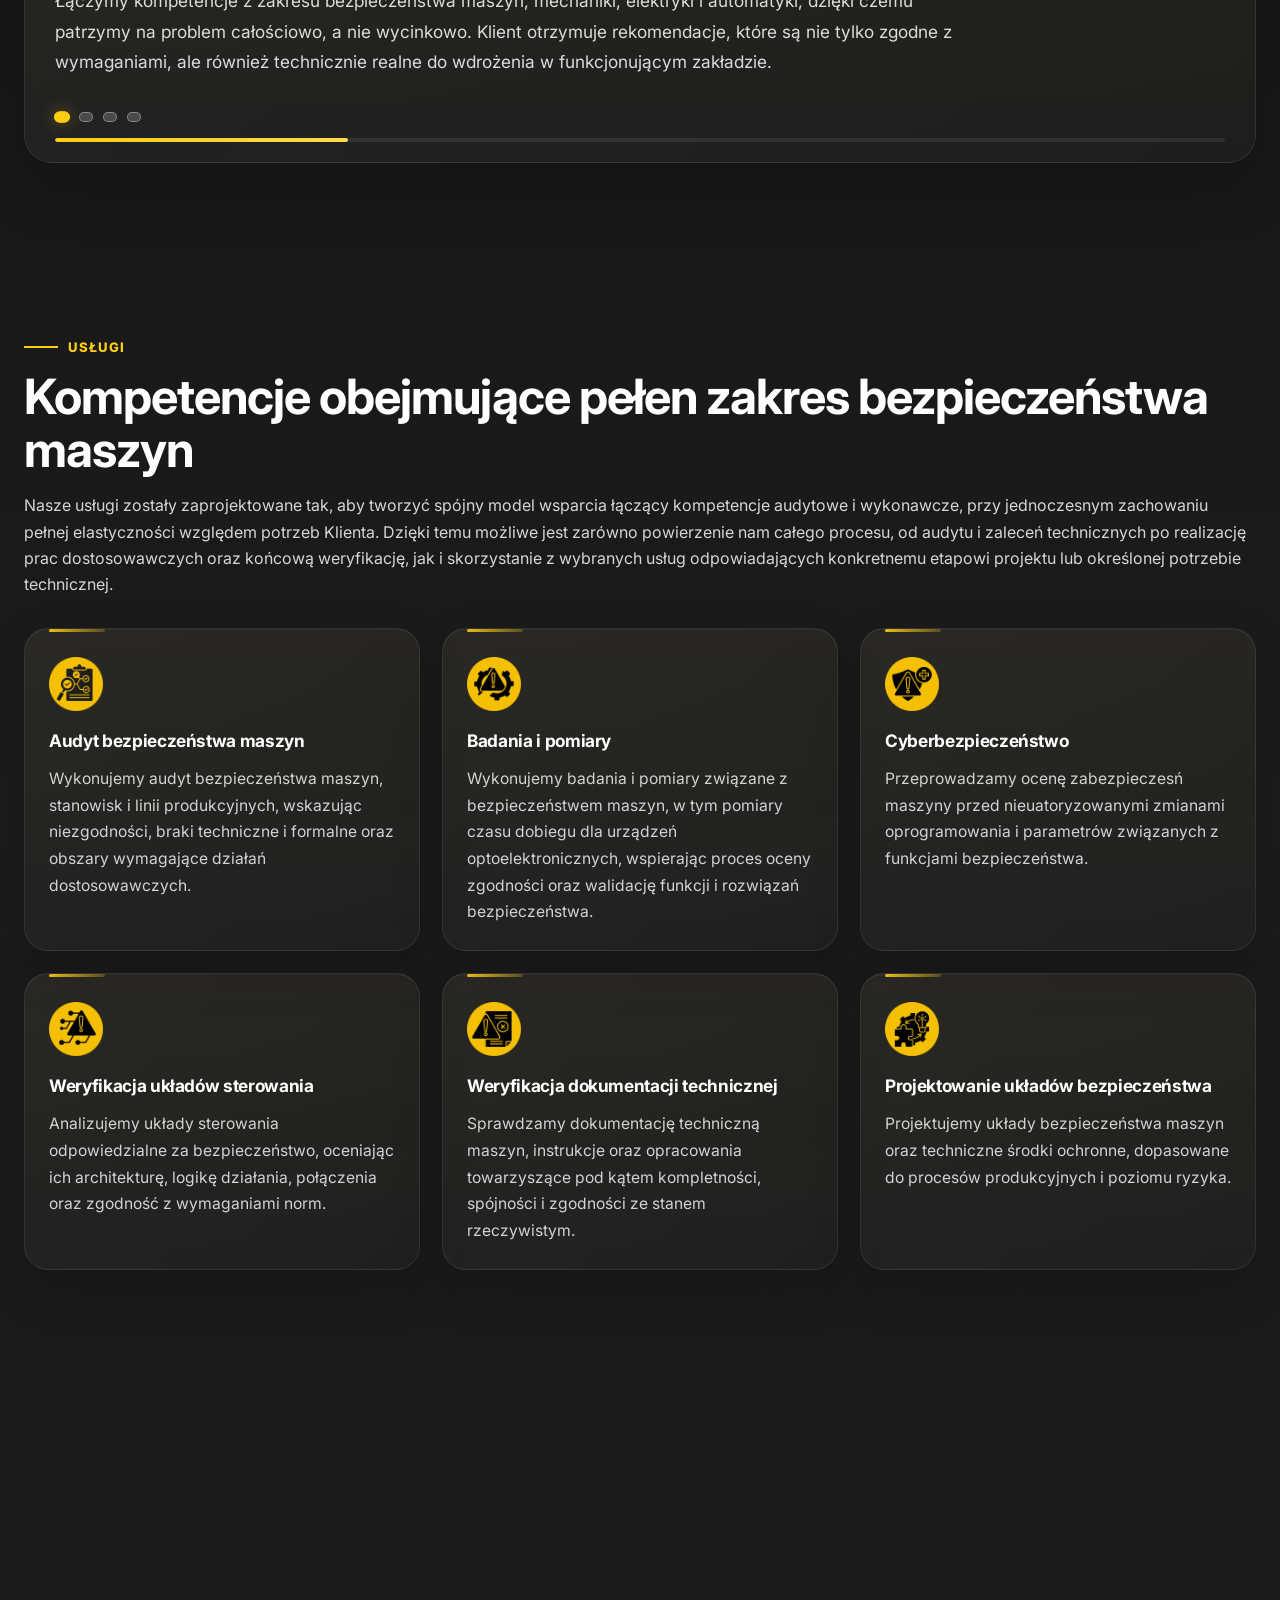
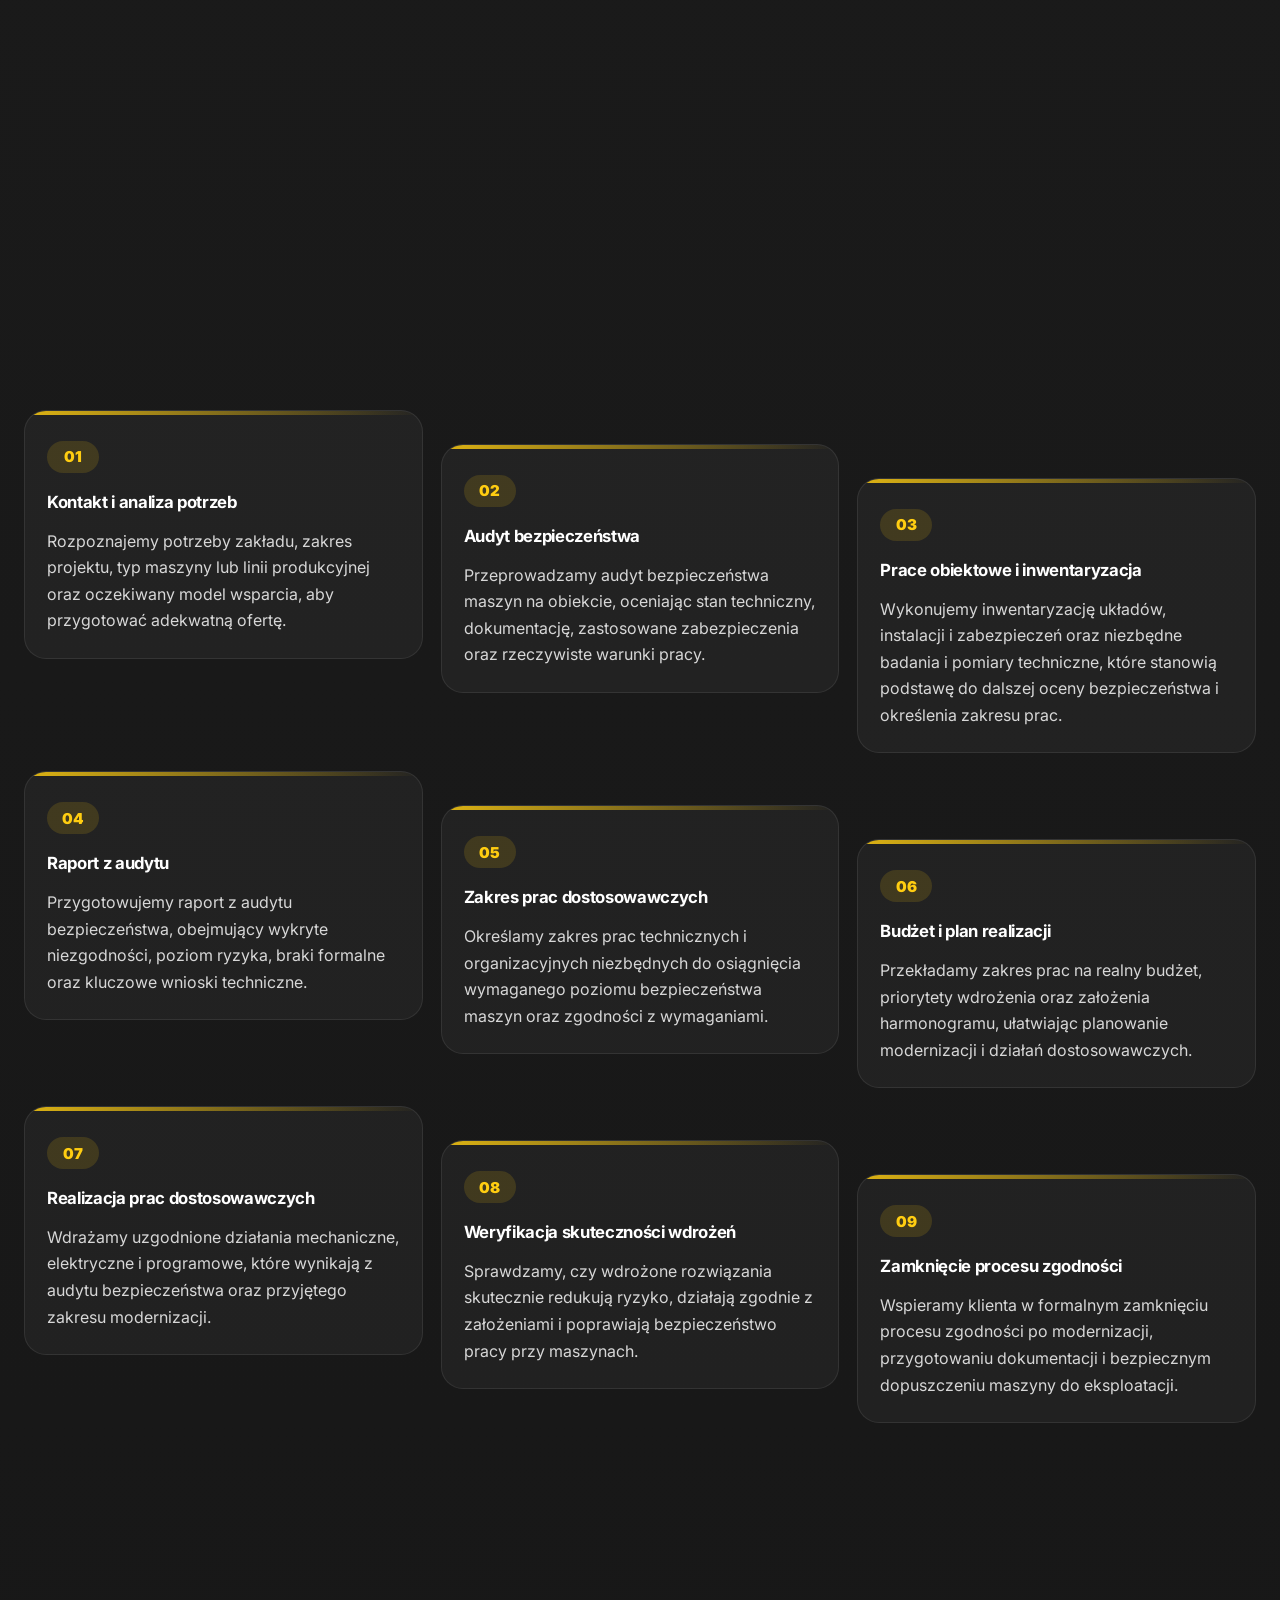
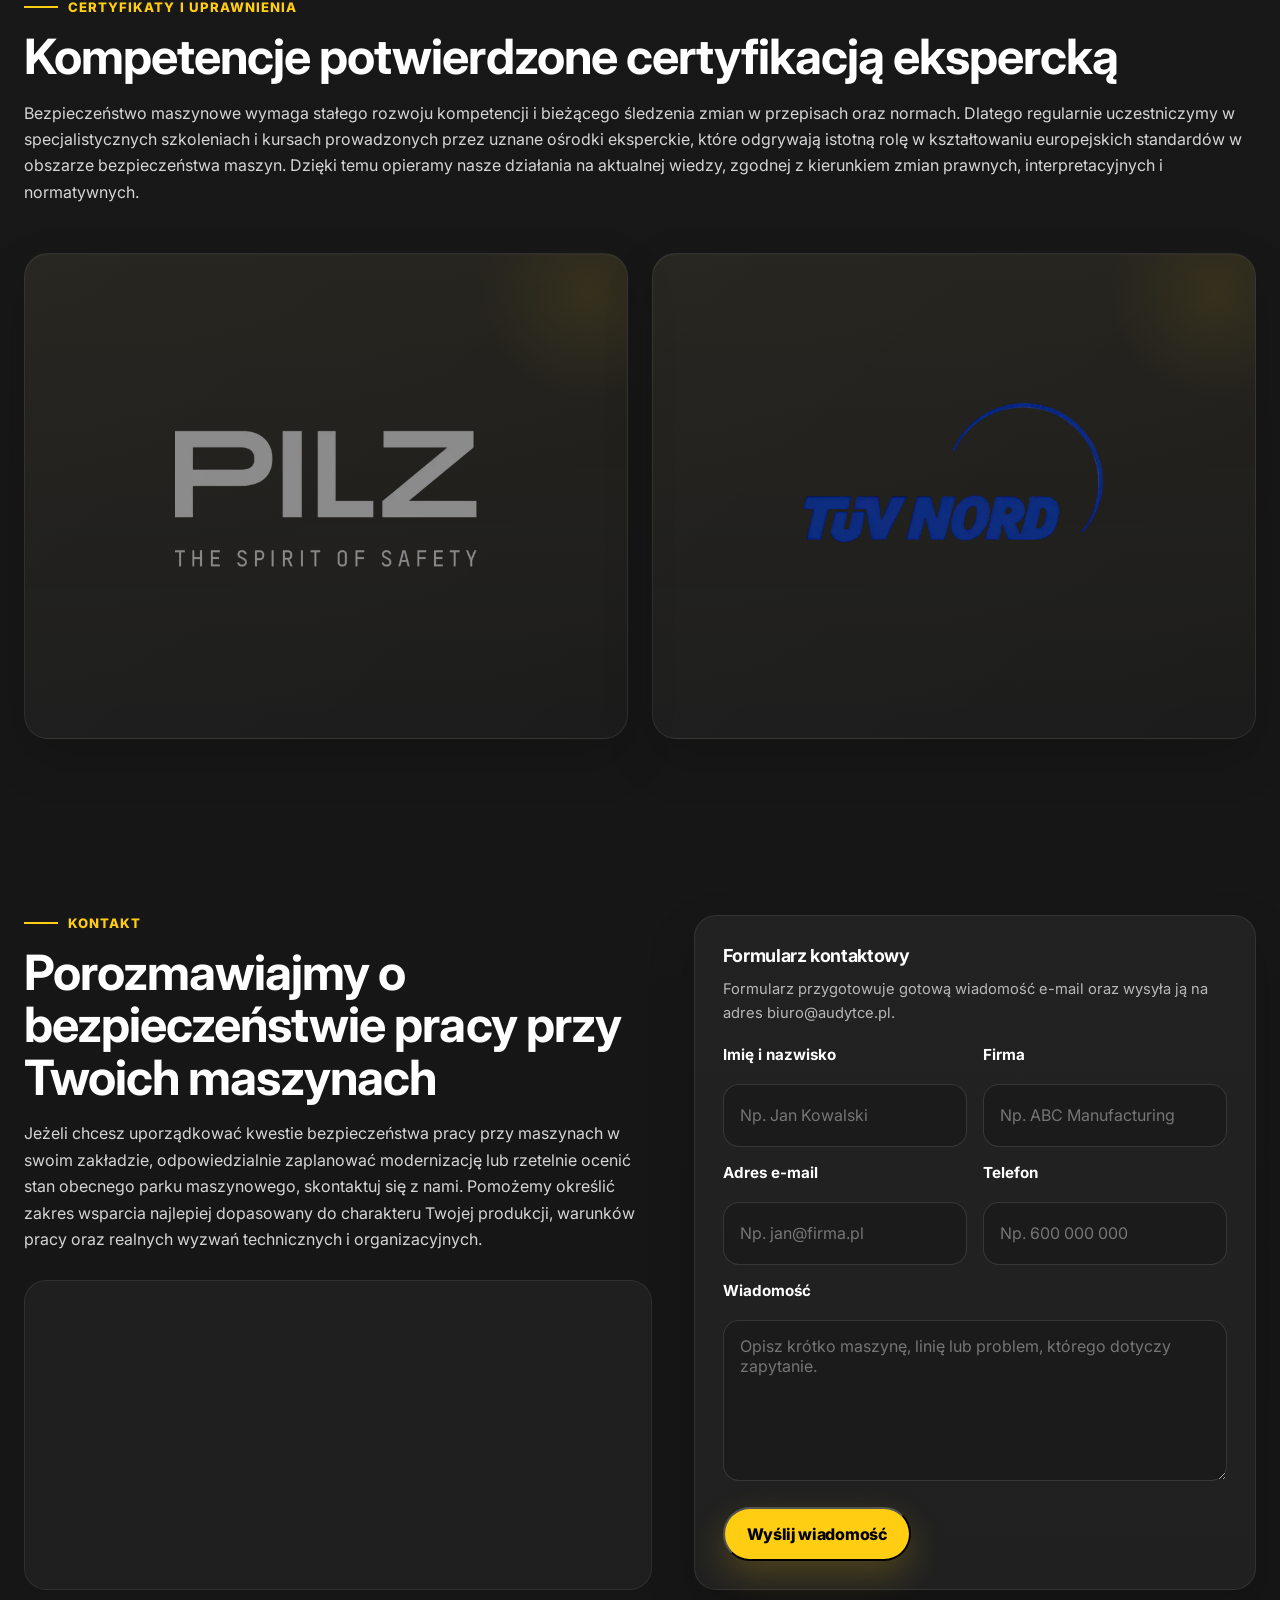
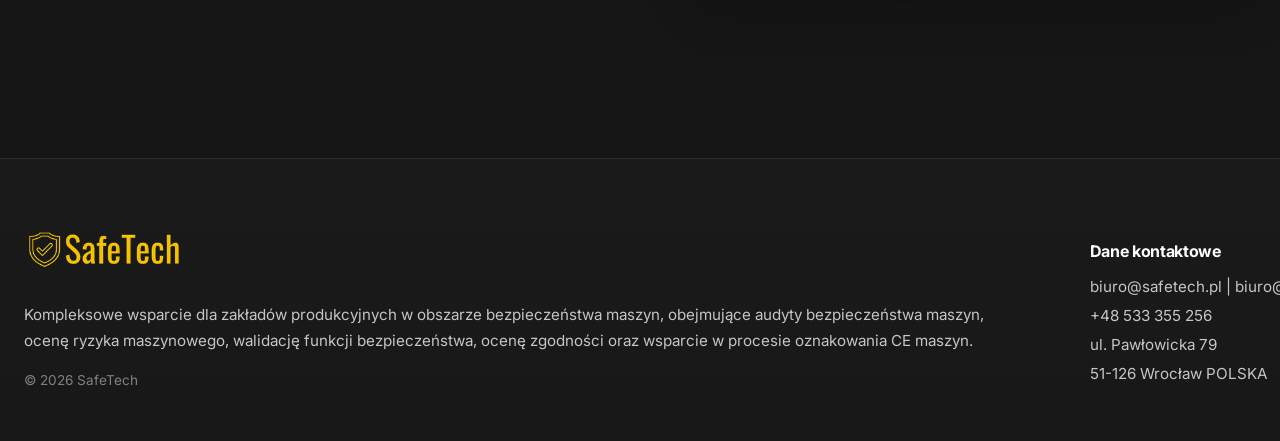
<file: SafeTech.html>
<!DOCTYPE html>
<html lang="pl">

<!-- =========================================
     ALL RIGHTS TO THE CODE ARE FULLY RESERVED
============================================== -->

<head>
  <meta charset="UTF-8" />

  <!-- Wczytuje kluczowe grafiki wcześniej, żeby hero szybciej się pojawił -->
  <link rel="preload" as="image" href="obrazy/safetech-logo.webp" fetchpriority="high">
  <link rel="preload" as="image" href="obrazy/hero-safetech.webp" fetchpriority="high">

  <!-- Czcionki z Google Fonts -->
  <link rel="preconnect" href="https://fonts.googleapis.com">
  <link rel="preconnect" href="https://fonts.gstatic.com" crossorigin>
  <link href="https://fonts.googleapis.com/css2?family=Inter:wght@400;500;600;700;800&family=Tomorrow:wght@500;700;800&display=swap" rel="stylesheet">

  <!-- Ustawienia szerokości widoku -->
  <meta name="viewport" content="width=device-width, initial-scale=1.0">

  <!-- Wczytanie CSS -->
  <link rel="stylesheet" href="styles/SafeTech.css">

  <!-- Tytuł strony -->
  <title>SafeTech – Audyty bezpieczeństwa maszyn, ocena ryzyka i wsparcie CE</title>

  <!-- SEO -->
  <meta name="description" content="SafeTech wspiera zakłady produkcyjne w audytach bezpieczeństwa maszyn, ocenie ryzyka, walidacji funkcji bezpieczeństwa, modernizacjach oraz procesie oznakowania CE.">
  <meta name="keywords" content="bezpieczeństwo maszyn, audyt bezpieczeństwa maszyn, ocena ryzyka maszynowego, walidacja funkcji bezpieczeństwa, ocena zgodności maszyn, oznakowanie CE, wymagania minimalne maszyn, modernizacja bezpieczeństwa maszyn">
  <meta name="robots" content="index, follow">
  <meta name="theme-color" content="#111111">
  <meta name="author" content="SafeTech">

  <!-- OpenGraph -->
  <meta property="og:title" content="SafeTech – Audyty bezpieczeństwa maszyn, ocena ryzyka i wsparcie CE">
  <meta property="og:description" content="Od audytu bezpieczeństwa maszyn i oceny ryzyka po realizację prac dostosowawczych, walidację i wsparcie w procesie CE.">
  <meta property="og:type" content="website">
  <meta property="og:image" content="https://safetech.pl/obrazy/safetech-og.webp">
  <meta property="og:url" content="https://safetech.pl/SafeTech.html">
  <meta property="og:locale" content="pl_PL">
  <meta property="og:site_name" content="SafeTech">
  <meta name="twitter:card" content="summary_large_image">

  <!-- Dane strukturalne -->
  <script type="application/ld+json">
  {
    "@context": "https://schema.org",
    "@type": "ProfessionalService",
    "name": "SafeTech",
    "url": "https://safetech.pl/",
    "logo": "https://safetech.pl/obrazy/safetech-logo.webp",
    "image": "https://safetech.pl/obrazy/safetech-og.webp",
    "description": "Kompleksowe wsparcie dla zakładów produkcyjnych w obszarze bezpieczeństwa maszyn, oceny ryzyka, walidacji funkcji bezpieczeństwa, modernizacji i procesu oznakowania CE.",
    "email": "biuro@audytce.pl",
    "telephone": "+48533355256",
    "address": {
      "@type": "PostalAddress",
      "streetAddress": "ul. Pawłowicka 79",
      "postalCode": "51-250",
      "addressLocality": "Wrocław",
      "addressCountry": "PL"
    },
    "areaServed": "PL",
    "serviceType": [
      "Audyt bezpieczeństwa maszyn",
      "Ocena ryzyka maszynowego",
      "Ocena zgodności maszyn i wsparcie w procesie CE",
      "Weryfikacja układów sterowania i funkcji bezpieczeństwa",
      "Weryfikacja dokumentacji technicznej",
      "Ocena wymagań minimalnych",
      "Doradztwo przy zakupie i modernizacji maszyn",
      "Realizacja prac dostosowawczych",
      "Wsparcie przy odbiorach FAT i SAT"
    ]
  }
  </script>

  <style>
    /* =========================================
       RESET / BASE
    ========================================= */

    * { box-sizing: border-box; }
    html { -webkit-text-size-adjust: 100%; text-size-adjust: 100%; scroll-behavior: smooth; }
    html, body { overflow-x: hidden; }
    body {
      margin: 0;
      font-family: 'Inter', sans-serif;
      color: #ffffff;
      background:
        radial-gradient(circle at top right, rgba(255,205,17,0.12), transparent 22%),
        linear-gradient(180deg, #111111 0%, #1b1b1b 35%, #151515 100%);
    }
  </style>
</head>

<body>

  <a class="skip-link" href="#main">Przejdź do treści</a>

  <!-- =========================
       NAVBAR
  ========================= -->
  <div class="site-navbar" id="siteNavbar">
    <div class="container site-navbar__inner">
      <a class="site-brand" href="#start" aria-label="SafeTech - strona główna">
        <img src="obrazy/safetech-logo.webp" alt="SafeTech" class="site-brand__logo" decoding="async">
      </a>

      <div class="site-nav-wrap">
        <nav class="site-nav" aria-label="Główna nawigacja">
          <button
            class="menu-toggle"
            id="menuToggle"
            aria-controls="navLinks"
            aria-expanded="false"
            aria-label="Otwórz menu"
            type="button"
          >
            <span class="bar" aria-hidden="true"></span>
            <span class="bar" aria-hidden="true"></span>
            <span class="bar" aria-hidden="true"></span>
          </button>

          <div class="nav-links" id="navLinks" role="menu">
            <a href="#o-firmie" role="menuitem">O firmie</a>
            <a href="#uslugi" role="menuitem">Usługi</a>
            <a href="#jak-pracujemy" role="menuitem">Jak pracujemy</a>
            <a href="#certyfikaty" role="menuitem">Kompetencje</a>
            <a href="blog.html" role="menuitem">Blog</a>
          </div>
        </nav>

        <a class="site-cta" href="#kontakt">Umów rozmowę</a>
      </div>
    </div>
  </div>

  <!-- =========================
       HEADER / HERO
  ========================= -->
  <header class="site-header" id="start">
    <div class="container hero-layout">
      <div class="hero-copy reveal">
        <h1>Bezpieczeństwo maszyn od audytu do skutecznego wdrożenia zmian</h1>
        <p>
          Wspieramy zakłady produkcyjne ze wszystkich gałęzi przemysłu w zakresie bezpieczeństwa maszyn,
          rzetelnej oceny ryzyka oraz skutecznej realizacji modernizacji i procesu zgodności.
          Nie ograniczamy się do wskazywania niezgodności, lecz przekładamy wyniki audytu na konkretne
          działania wdrożeniowe i potwierdzamy ich skuteczność po realizacji.
        </p>

        <div class="hero-actions">
          <a class="btn-primary" href="#uslugi">
            <span>Nasze usługi</span>
            <span class="btn-arrow" aria-hidden="true">→</span>
          </a>

          <a class="btn-secondary" href="#jak-pracujemy">Zobacz proces współpracy</a>
        </div>
      </div>

      <div class="hero-media reveal">
        <img
          src="obrazy/hero-safetech.webp"
          alt="Bezpieczeństwo maszyn w zakładzie produkcyjnym"
          class="hero-media__image"
          decoding="async"
        >
      </div>
    </div>
  </header>

  <main id="main">

    <!-- =========================
         O FIRMIE
    ========================= -->
 <section class="section section-about" id="o-firmie">
  <div class="container">
    <div class="section-head reveal">
      <span class="section-label">O firmie</span>
      <h2>Wsparcie dla przemysłu tam, gdzie bezpieczeństwo musi być realne, a nie wyłącznie deklarowane</h2>
      <p>
        SafeTech to partner dla firm produkcyjnych, które chcą świadomie i odpowiedzialnie zarządzać bezpieczeństwem maszynowym.
        Łączymy wiedzę inżynierską, znajomość wymagań prawnych i normatywnych oraz praktyczne doświadczenie zdobyte przy
        dziesiątkach modernizacji i projektów budowy maszyn. Dzięki temu pomagamy patrzeć na bezpieczeństwo nie tylko z perspektywy
        formalnej zgodności, ale również realnych warunków pracy, utrzymania ruchu i dalszego rozwoju zakładu.
      </p>
      <p>
        W SafeTech stawiamy na rzetelność, przejrzystość i rozwiązania dopasowane do specyfiki procesu.
        Wspieramy przedsiębiorstwa, które oczekują merytorycznego partnera potrafiącego uporządkować złożone zagadnienia techniczne
        i przełożyć je na praktyczne, uzasadnione biznesowo decyzje.
      </p>
    </div>

    <div class="about-premium-slider reveal" id="aboutPremiumSlider">
      <div class="about-premium-slider__top">
        <div>
          <p class="about-premium-slider__eyebrow">Co nas wyróżnia?</p>
        </div>

        <div class="about-premium-slider__nav">
          <button class="about-premium-arrow" id="aboutPrev" type="button" aria-label="Poprzedni slajd">
            &#8592;
          </button>
          <button class="about-premium-arrow" id="aboutNext" type="button" aria-label="Następny slajd">
            &#8594;
          </button>
        </div>
      </div>

      <div class="about-premium-slider__viewport">
        <article class="about-premium-slide is-active">
          <div class="about-premium-slide__meta">
            <span class="about-premium-slide__index">01</span>
            <span class="about-premium-slide__line"></span>
          </div>
    <h3>Interdyscyplinarne kompetencje</h3>
    <p>
      Łączymy kompetencje z zakresu bezpieczeństwa maszyn, mechaniki, elektryki i automatyki, dzięki czemu patrzymy na problem całościowo, a nie wycinkowo. Klient otrzymuje rekomendacje, które są nie tylko zgodne z wymaganiami, ale również technicznie realne do wdrożenia w funkcjonującym zakładzie.
    </p>
  </article>

        <article class="about-premium-slide">
          <div class="about-premium-slide__meta">
            <span class="about-premium-slide__index">02</span>
            <span class="about-premium-slide__line"></span>
          </div>
    <h3>Od audytu do skutecznego wdrożenia</h3>
    <p>
      Nie kończymy współpracy na wskazaniu niezgodności. Prowadzimy klienta przez cały proces: od audytu bezpieczeństwa i oceny ryzyka, przez określenie zakresu działań, aż po realizację prac, weryfikację skuteczności i domknięcie procesu zgodności.
    </p>
  </article>

        <article class="about-premium-slide">
          <div class="about-premium-slide__meta">
            <span class="about-premium-slide__index">03</span>
            <span class="about-premium-slide__line"></span>
          </div>
          <h3>Doświadczenie z realnych obiektów przemysłowych</h3>
    <p>
      Pracujemy zarówno z nowymi inwestycjami, jak i z maszynami od lat funkcjonującymi w produkcji. Rozumiemy specyfikę zakładów przemysłowych, ograniczenia techniczne, presję czasu oraz konieczność prowadzenia działań w sposób, który nie dezorganizuje pracy całej organizacji.
    </p>
  </article>

        <article class="about-premium-slide">
          <div class="about-premium-slide__meta">
            <span class="about-premium-slide__index">04</span>
            <span class="about-premium-slide__line"></span>
          </div>
          <h3>Ponad 10 lat praktyki projektowej</h3>
    <p>
      Nasze rekomendacje wynikają z wieloletniej praktyki przy budowie i modernizacjach maszyn, stanowisk zrobotyzowanych i linii technologicznych. Dzięki temu proponujemy rozwiązania, które uwzględniają nie tylko przepisy i normy, ale również realia wdrożeniowe, koszty i wykonalność techniczną.
    </p>
  </article>
      </div>

      <div class="about-premium-slider__bottom">
        <div class="about-premium-dots" id="aboutDots"></div>
        <div class="about-premium-progress">
          <span class="about-premium-progress__bar" id="aboutProgressBar"></span>
        </div>
      </div>
    </div>
  </div>
</section>

    <!-- =========================
         USŁUGI
    ========================= -->
    <section class="section section-services" id="uslugi">
      <div class="container">
        <div class="section-head reveal">
          <span class="section-label">Usługi</span>
          <h2>Kompetencje obejmujące pełen zakres bezpieczeństwa maszyn</h2>
          <p>
            Nasze usługi zostały zaprojektowane tak, aby tworzyć spójny model wsparcia łączący kompetencje audytowe i wykonawcze,
            przy jednoczesnym zachowaniu pełnej elastyczności względem potrzeb Klienta. Dzięki temu możliwe jest zarówno powierzenie nam
            całego procesu, od audytu i zaleceń technicznych po realizację prac dostosowawczych oraz końcową weryfikację, jak i
            skorzystanie z wybranych usług odpowiadających konkretnemu etapowi projektu lub określonej potrzebie technicznej.
          </p>
        </div>

        <div class="services-grid">
<article class="service-card reveal">
  <img src="ikony/usluga-audyt.webp" alt="Ikona audytu bezpieczeństwa maszyn" class="service-card__icon" loading="lazy" decoding="async">
  <h3>Audyt bezpieczeństwa maszyn</h3>
  <p>Wykonujemy audyt bezpieczeństwa maszyn, stanowisk i linii produkcyjnych, wskazując niezgodności, braki techniczne i formalne oraz obszary wymagające działań dostosowawczych.</p>
</article>

<article class="service-card reveal">
  <img src="ikony/usluga-badania.webp" alt="Ikona badań i pomiarów bezpieczeństwa maszyn" class="service-card__icon" loading="lazy" decoding="async">
  <h3>Badania i pomiary</h3>
  <p>Wykonujemy badania i pomiary związane z bezpieczeństwem maszyn, w tym pomiary czasu dobiegu dla urządzeń optoelektronicznych, wspierając proces oceny zgodności oraz walidację funkcji i rozwiązań bezpieczeństwa.</p>
</article>

<article class="service-card reveal">
  <img src="ikony/usluga-cyber.webp" alt="Ikona cyberbezpieczeństwo" class="service-card__icon" loading="lazy" decoding="async">
  <h3>Cyberbezpieczeństwo</h3>
  <p>Przeprowadzamy ocenę zabezpieczesń maszyny przed nieuatoryzowanymi zmianami oprogramowania i parametrów związanych z funkcjami bezpieczeństwa.</p>
</article>

<article class="service-card reveal">
  <img src="ikony/usluga-sterowanie.webp" alt="Ikona weryfikacji układów sterowania" class="service-card__icon" loading="lazy" decoding="async">
  <h3>Weryfikacja układów sterowania</h3>
  <p>Analizujemy układy sterowania odpowiedzialne za bezpieczeństwo, oceniając ich architekturę, logikę działania, połączenia oraz zgodność z wymaganiami norm.</p>
</article>

<article class="service-card reveal">
  <img src="ikony/usluga-dokumentacja.webp" alt="Ikona weryfikacji dokumentacji technicznej maszyn" class="service-card__icon" loading="lazy" decoding="async">
  <h3>Weryfikacja dokumentacji technicznej</h3>
  <p>Sprawdzamy dokumentację techniczną maszyn, instrukcje oraz opracowania towarzyszące pod kątem kompletności, spójności i zgodności ze stanem rzeczywistym.</p>
</article>

<article class="service-card reveal">
  <img src="ikony/usluga-projektowanie.webp" alt="Ikona projektowania układów bezpieczeństwa maszyn" class="service-card__icon" loading="lazy" decoding="async">
  <h3>Projektowanie układów bezpieczeństwa</h3>
  <p>Projektujemy układy bezpieczeństwa maszyn oraz techniczne środki ochronne, dopasowane do procesów produkcyjnych i poziomu ryzyka.</p>
</article>

<article class="service-card reveal">
  <img src="ikony/usluga-modernizacja.webp" alt="Ikona realizacji prac dostosowawczych maszyn" class="service-card__icon" loading="lazy" decoding="async">
  <h3>Realizacja prac dostosowawczych</h3>
  <p>Realizujemy prace dostosowawcze w obszarze mechaniki, elektryki i automatyki, wdrażając rozwiązania poprawiające bezpieczeństwo maszyn i linii.</p>
</article>

<article class="service-card reveal">
  <img src="ikony/usluga-doradztwo.webp" alt="Ikona doradztwa w zakresie bezpieczeństwa maszyn" class="service-card__icon" loading="lazy" decoding="async">
  <h3>Doradztwo i wsparcie</h3>
  <p>Doradzamy na etapie zakupu, projektowania i modernizacji maszyn, wspierając klientów w decyzjach technicznych oraz podczas odbiorów FAT i SAT.</p>
</article>

<article class="service-card reveal">
  <img src="ikony/usluga-ce.webp" alt="Ikona oceny zgodności i oznakowania CE maszyn" class="service-card__icon" loading="lazy" decoding="async">
  <h3>Ocena zgodności i oznakowanie CE</h3>
  <p>Wspieramy w ocenie zgodności maszyn, przygotowaniu dokumentacji oraz prawidłowym przeprowadzeniu procesu oznakowania CE.</p>
</article>
        </div>
      </div>
    </section>

    <!-- =========================
         JAK PRACUJEMY
    ========================= -->
    <section class="section section-process" id="jak-pracujemy">
      <div class="container">
        <div class="section-head reveal">
          <span class="section-label">Jak pracujemy</span>
          <h2>Przejrzysty proces współpracy od pierwszego kontaktu do finalnego zamknięcia procesu oceny zgodności</h2>
          <p>
            Przedstawiony proces obrazuje pełny model współpracy w formule kompleksowej usługi, od rozpoznania potrzeb po końcowe
            zamknięcie procesu zgodności. W praktyce zakres może zostać dopasowany do etapu, na którym znajduje się Twoja firma,
            i obejmować wybrane części procesu, pod warunkiem zachowania jego logicznej i technicznej spójności.
          </p>
        </div>

        <div class="process-grid process-grid--staggered">
		
<article class="process-step reveal"><span class="step-number">01</span><h3>Kontakt i analiza potrzeb</h3><p>Rozpoznajemy potrzeby zakładu, zakres projektu, typ maszyny lub linii produkcyjnej oraz oczekiwany model wsparcia, aby przygotować adekwatną ofertę.</p></article>
<article class="process-step reveal"><span class="step-number">02</span><h3>Audyt bezpieczeństwa</h3><p>Przeprowadzamy audyt bezpieczeństwa maszyn na obiekcie, oceniając stan techniczny, dokumentację, zastosowane zabezpieczenia oraz rzeczywiste warunki pracy.</p></article>
<article class="process-step reveal"><span class="step-number">03</span><h3>Prace obiektowe i inwentaryzacja</h3><p>Wykonujemy inwentaryzację układów, instalacji i zabezpieczeń oraz niezbędne badania i pomiary techniczne, które stanowią podstawę do dalszej oceny bezpieczeństwa i określenia zakresu prac.</p></article>
<article class="process-step reveal"><span class="step-number">04</span><h3>Raport z audytu</h3><p>Przygotowujemy raport z audytu bezpieczeństwa, obejmujący wykryte niezgodności, poziom ryzyka, braki formalne oraz kluczowe wnioski techniczne.</p></article>
<article class="process-step reveal"><span class="step-number">05</span><h3>Zakres prac dostosowawczych</h3><p>Określamy zakres prac technicznych i organizacyjnych niezbędnych do osiągnięcia wymaganego poziomu bezpieczeństwa maszyn oraz zgodności z wymaganiami.</p></article>
<article class="process-step reveal"><span class="step-number">06</span><h3>Budżet i plan realizacji</h3><p>Przekładamy zakres prac na realny budżet, priorytety wdrożenia oraz założenia harmonogramu, ułatwiając planowanie modernizacji i działań dostosowawczych.</p></article>
<article class="process-step reveal"><span class="step-number">07</span><h3>Realizacja prac dostosowawczych</h3><p>Wdrażamy uzgodnione działania mechaniczne, elektryczne i programowe, które wynikają z audytu bezpieczeństwa oraz przyjętego zakresu modernizacji.</p></article>
<article class="process-step reveal"><span class="step-number">08</span><h3>Weryfikacja skuteczności wdrożeń</h3><p>Sprawdzamy, czy wdrożone rozwiązania skutecznie redukują ryzyko, działają zgodnie z założeniami i poprawiają bezpieczeństwo pracy przy maszynach.</p></article>
<article class="process-step reveal"><span class="step-number">09</span><h3>Zamknięcie procesu zgodności</h3><p>Wspieramy klienta w formalnym zamknięciu procesu zgodności po modernizacji, przygotowaniu dokumentacji i bezpiecznym dopuszczeniu maszyny do eksploatacji.</p></article></div>
      </div>
    </section>

    <!-- =========================
         CERTYFIKATY
    ========================= -->
    <section class="section section-certificates" id="certyfikaty">
      <div class="container">
        <div class="section-head reveal">
          <span class="section-label">Certyfikaty i uprawnienia</span>
          <h2>Kompetencje potwierdzone certyfikacją ekspercką</h2>
          <p>
            Bezpieczeństwo maszynowe wymaga stałego rozwoju kompetencji i bieżącego śledzenia zmian w przepisach oraz normach.
            Dlatego regularnie uczestniczymy w specjalistycznych szkoleniach i kursach prowadzonych przez uznane ośrodki eksperckie,
            które odgrywają istotną rolę w kształtowaniu europejskich standardów w obszarze bezpieczeństwa maszyn.
            Dzięki temu opieramy nasze działania na aktualnej wiedzy, zgodnej z kierunkiem zmian prawnych, interpretacyjnych i normatywnych.
          </p>
        </div>

        <div class="certificates-grid reveal">
          <div class="certificate-tile">
            <img src="obrazy/certyfikat-01.webp" alt="Logo certyfikatu lub uprawnienia SafeTech" loading="lazy" decoding="async">
          </div>
          <div class="certificate-tile">
            <img src="obrazy/certyfikat-02.webp" alt="Logo certyfikatu lub uprawnienia SafeTech" loading="lazy" decoding="async">
          </div>
        </div>
      </div>
    </section>

    <!-- =========================
         KONTAKT
    ========================= -->
    <section class="section section-contact" id="kontakt">
      <div class="container">
        <div class="contact-layout">
          <div class="contact-copy reveal">
            <div class="section-head section-head--compact">
              <span class="section-label">Kontakt</span>
              <h2>Porozmawiajmy o bezpieczeństwie pracy przy Twoich maszynach</h2>
              <p>
				  Jeżeli chcesz uporządkować kwestie bezpieczeństwa pracy przy maszynach w swoim zakładzie, odpowiedzialnie zaplanować modernizację lub rzetelnie ocenić stan obecnego parku maszynowego, 
				  skontaktuj się z nami. Pomożemy określić zakres wsparcia najlepiej dopasowany do charakteru Twojej produkcji, warunków pracy oraz realnych wyzwań technicznych i organizacyjnych.
              </p>
            </div>

            <div class="contact-map-wrap reveal">
              <iframe
                class="contact-map"
                title="Mapa siedziby SafeTech"
                loading="lazy"
                referrerpolicy="no-referrer-when-downgrade"
                src="https://maps.google.com/maps?q=ul.%20Paw%C5%82owicka%2079%2C%2051-250%20Wroc%C5%82aw&t=&z=15&ie=UTF8&iwloc=&output=embed">
              </iframe>
            </div>
          </div>

          <div class="contact-form-panel reveal">
            <h3>Formularz kontaktowy</h3>
            <p class="contact-form-note">
              Formularz przygotowuje gotową wiadomość e-mail oraz wysyła ją na adres biuro@audytce.pl.
            </p>

            <form id="contactForm" novalidate>
              <div class="contact-form-grid">
                <div class="field">
                  <label for="name">Imię i nazwisko</label>
                  <input id="name" name="name" type="text" placeholder="Np. Jan Kowalski" required>
                </div>

                <div class="field">
                  <label for="company">Firma</label>
                  <input id="company" name="company" type="text" placeholder="Np. ABC Manufacturing" required>
                </div>

                <div class="field">
                  <label for="email">Adres e-mail</label>
                  <input id="email" name="email" type="email" placeholder="Np. jan@firma.pl" required>
                </div>

                <div class="field">
                  <label for="phone">Telefon</label>
                  <input id="phone" name="phone" type="tel" placeholder="Np. 600 000 000">
                </div>

                <div class="field field-full">
                  <label for="message">Wiadomość</label>
                  <textarea id="message" name="message" placeholder="Opisz krótko maszynę, linię lub problem, którego dotyczy zapytanie." required></textarea>
                </div>
              </div>

              <div class="form-actions">
                <button class="btn-primary" type="submit">Wyślij wiadomość</button>
                <p id="formStatus" class="form-status" aria-live="polite"></p>
              </div>
            </form>
          </div>
        </div>
      </div>
    </section>
  </main>

  <!-- =========================
       STOPKA
  ========================= -->
<footer class="footer">
  <div class="container footer__inner">

    <div class="footer__left">
      <img src="obrazy/safetech-logo.webp" alt="SafeTech" class="footer__logo">

      <p class="footer__desc">
        Kompleksowe wsparcie dla zakładów produkcyjnych w obszarze bezpieczeństwa maszyn, obejmujące audyty bezpieczeństwa maszyn, 
		ocenę ryzyka maszynowego, walidację funkcji bezpieczeństwa, ocenę zgodności oraz wsparcie w procesie oznakowania CE maszyn.
      </p>

      <p class="footer__copyright">
        © <span id="copyright-year"></span> SafeTech
      </p>
    </div>

    <div class="footer__right">
      <h4>Dane kontaktowe</h4>

      <ul class="footer__contact">
        <li>biuro@safetech.pl | biuro@audytyce.pl</li>
        <li>+48 533 355 256</li>
        <li>ul. Pawłowicka 79</li>
		<li>51-126 Wrocław POLSKA</li>
      </ul>
    </div>

  </div>
</footer>

  <!-- Wczytanie JavaScript -->
  <script src="scripts/SafeTech.js"></script>
</body>
</html>
</file>
<file: styles/SafeTech.css>
/* =========================================
   USTAWIENIA GLOBALNE
========================================= */

:root {
  --color-black: #000000;
  --color-dark: #111111;
  --color-panel: rgba(255,255,255,0.045);
  --color-panel-strong: rgba(255,255,255,0.06);
  --color-border: rgba(255,255,255,0.08);
  --color-border-strong: rgba(255,205,17,0.24);
  --color-text-soft: rgba(255,255,255,0.82);
  --color-text-muted: rgba(255,255,255,0.68);
  --color-yellow: #ffcd11;
  --color-yellow-dark: #f5c100;
  --color-yellow-soft: #ffd94a;
  --shadow-soft: 0 20px 50px rgba(0, 0, 0, 0.16);
  --shadow-glow: 0 0 30px rgba(255,205,17,0.16);
  --radius-lg: 22px;
  --radius-md: 16px;
  --radius-sm: 12px;
  --max-width: 1240px;
  --navbar-height: 86px;
  --section-gap: 88px;
  --font-display: 'Inter', sans-serif;
  --font-body: 'Inter', sans-serif;
}

img {
  max-width: 100%;
  display: block;
}

a {
  color: inherit;
  text-decoration: none;
}

button,
input,
textarea,
select {
  font: inherit;
}

.container {
  width: min(calc(100% - 48px), var(--max-width));
  margin: 0 auto;
}

.section {
  padding: var(--section-gap) 0;
  position: relative;
}

.section-head {
  display: grid;
  gap: 16px;
  margin-bottom: 30px;
}

.section-head--compact {
  margin-bottom: 0;
}

.section-head h2,
.section-head p,
.section-head h3 {
  margin: 0;
}

.section-head p {
  color: var(--color-text-soft);
  line-height: 1.65;
  max-width: none;
}

.section-label {
  display: inline-flex;
  align-items: center;
  gap: 10px;
  color: var(--color-yellow);
  font-family: var(--font-display);
  font-size: 0.82rem;
  font-weight: 800;
  letter-spacing: 0.08em;
  text-transform: uppercase;
}

.section-label::before {
  content: '';
  width: 34px;
  height: 2px;
  background: var(--color-yellow);
}

h1,
h2,
h3,
h4,
.nav-links a,
.site-cta,
.btn-primary,
.btn-secondary,
.step-number {
  font-family: var(--font-display);
  letter-spacing: -0.02em;
}

h1 {
  font-size: clamp(2.5rem, 5.9vw, 5rem);
  line-height: 1.02;
  margin: 0 0 24px;
}

h2 {
  font-size: clamp(2rem, 3.8vw, 3.35rem);
  line-height: 1.08;
}

h3 {
  font-size: 1.12rem;
  line-height: 1.35;
}

.skip-link {
  position: absolute;
  left: -9999px;
  top: 0;
}

.skip-link:focus {
  left: 16px;
  top: 16px;
  padding: 10px 14px;
  border-radius: 10px;
  background: var(--color-yellow);
  color: var(--color-black);
  font-weight: 800;
  z-index: 9999;
}

.reveal {
  opacity: 0;
  transform: translateY(28px);
  transition: opacity 0.7s ease, transform 0.7s ease;
}

.reveal.visible {
  opacity: 1;
  transform: translateY(0);
}

/* =========================================
   NAVBAR
========================================= */

.site-navbar {
  position: fixed;
  top: 0;
  left: 0;
  width: 100%;
  z-index: 1000;
  padding: 14px 0;
  transition: background .25s ease, border-color .25s ease, box-shadow .25s ease, backdrop-filter .25s ease;
}

.site-navbar.is-scrolled {
  background: rgba(16,16,16,0.68);
  border-bottom: 1px solid rgba(255,255,255,0.08);
  backdrop-filter: blur(16px);
  -webkit-backdrop-filter: blur(16px);
  box-shadow: 0 18px 36px rgba(0,0,0,0.16);
}

.site-navbar__inner {
  display: flex;
  justify-content: space-between;
  align-items: center;
  gap: 20px;
}

.site-brand {
  display: inline-flex;
  align-items: center;
  flex: 0 0 auto;
}

.site-brand__logo {
  width: 172px;
  height: auto;
}

.site-nav-wrap {
  display: flex;
  align-items: center;
  justify-content: flex-end;
  gap: 14px;
  min-width: 0;
}

.site-nav {
  position: relative;
}

.nav-links {
  display: flex;
  align-items: center;
  gap: 22px;
}

.nav-links a {
  color: rgba(255,255,255,0.84);
  font-size: 0.96rem;
  transition: color .2s ease;
}

.nav-links a:hover {
  color: var(--color-yellow);
}

.site-cta,
.btn-primary,
.btn-secondary {
  display: inline-flex;
  align-items: center;
  justify-content: center;
  gap: 10px;
  min-height: 54px;
  padding: 0 22px;
  border-radius: 999px;
  font-weight: 800;
  transition: transform .25s ease, box-shadow .25s ease, background .25s ease, border-color .25s ease;
}

.site-cta,
.btn-primary {
  background: var(--color-yellow);
  color: var(--color-black);
  box-shadow: 0 14px 34px rgba(255,205,17,0.2);
}

.site-cta:hover,
.btn-primary:hover,
.btn-secondary:hover {
  transform: translateY(-2px);
}

.btn-secondary {
  background: transparent;
  color: #ffffff;
  border: 1px solid rgba(255,255,255,0.16);
}

.btn-arrow {
  font-size: 1rem;
  line-height: 1;
}

.menu-toggle {
  display: none;
}

/* =========================================
   HEADER / HERO
========================================= */

.site-header {
  position: relative;
  min-height: 100vh;
  padding: calc(var(--navbar-height) + 34px) 0 56px;
  overflow: hidden;
}

.site-header::before {
  content: '';
  position: absolute;
  inset: 0;
  background: linear-gradient(180deg, rgba(0,0,0,0.08), rgba(0,0,0,0));
  pointer-events: none;
}

.hero-layout {
  display: grid;
  grid-template-columns: minmax(0, 0.95fr) minmax(420px, 0.72fr);
  gap: 80px;
  align-items: center;
  min-height: calc(100vh - var(--navbar-height) - 70px);
  position: relative;
  z-index: 2;
}

.hero-copy {
  max-width: 680px;
}

.hero-copy p {
  margin: 0;
  font-size: 1.03rem;
  line-height: 1.72;
  color: var(--color-text-soft);
}

.hero-actions {
  display: flex;
  align-items: center;
  gap: 14px;
  margin-top: 30px;
}

.hero-media {
  display: flex;
  justify-content: flex-end;
}

.hero-media__image {
  width: 100%;
  max-width: 520px;
  object-fit: cover;
  border-radius: 0;
  box-shadow: none;
}


/* =========================================
   O FIRMIE – SLIDER
========================================= */

.about-premium-slider {
  position: relative;
  width: 100%;
  margin-top: 36px;
  padding: 24px 30px 20px;
  border-radius: 28px;
  background:
    linear-gradient(135deg, rgba(255,255,255,0.05), rgba(255,255,255,0.025)),
    linear-gradient(180deg, rgba(255,205,17,0.04), rgba(255,205,17,0));
  border: 1px solid rgba(255,255,255,0.08);
  box-shadow:
    0 24px 60px rgba(0,0,0,0.22),
    inset 0 1px 0 rgba(255,255,255,0.03);
  overflow: hidden;
}

.about-premium-slider::before {
  content: '';
  position: absolute;
  top: -80px;
  right: -80px;
  width: 280px;
  height: 280px;
  background: radial-gradient(circle, rgba(255,205,17,0.10), transparent 68%);
  pointer-events: none;
}

.about-premium-slider__top {
  display: flex;
  align-items: flex-start;
  justify-content: space-between;
  gap: 24px;
  margin-bottom: 34px;
  position: relative;
  z-index: 1;
}

.about-premium-slider__eyebrow {
  margin: 0;
  font-size: 1.5rem;
  font-weight: 700;
  color: #ffffff;
  letter-spacing: -0.01em;
}


.about-premium-slider__nav {
  display: flex;
  align-items: center;
  gap: 10px;
}

.about-premium-arrow {
  width: 48px;
  height: 48px;
  border-radius: 999px;
  border: 1px solid rgba(255,255,255,0.12);
  background: rgba(255,255,255,0.04);
  color: #ffffff;
  font-size: 1rem;
  cursor: pointer;
  transition: transform .22s ease, border-color .22s ease, background .22s ease, box-shadow .22s ease;
}

.about-premium-arrow:hover {
  transform: translateY(-2px);
  border-color: rgba(255,205,17,0.36);
  background: rgba(255,205,17,0.10);
  box-shadow: 0 0 24px rgba(255,205,17,0.10);
}

.about-premium-slider__viewport {
  position: relative;
  min-height: 180px;
  z-index: 1;
}

.about-premium-slide {
  display: none;
  max-width: 980px;
}

.about-premium-slide.is-active {
  display: block;
  animation: aboutPremiumFade .45s ease;
}

.about-premium-slide__meta {
  display: flex;
  align-items: center;
  gap: 18px;
  margin-bottom: 26px;
}

.about-premium-slide__index {
  font-size: 1.5rem;
  font-weight: 700;
  color: var(--color-yellow);
  letter-spacing: 0.08em;
}

.about-premium-slide__line {
  width: 84px;
  height: 1px;
  background: linear-gradient(90deg, rgba(255,205,17,0.85), rgba(255,205,17,0.08));
}

.about-premium-slide h3 {
  margin: 0 0 18px;
  font-size: clamp(2rem, 3vw, 2rem);
  line-height: 1.08;
  font-family: 'Oswald', sans-serif;
  color: #ffffff;
  letter-spacing: -0.02em;
  max-width: 900px;
}

.about-premium-slide p {
  margin: 0;
  max-width: 920px;
  font-size: 1.08rem;
  line-height: 1.78;
  color: rgba(255,255,255,0.84);
}

.about-premium-slider__bottom {
  display: flex;
  flex-direction: column;
  gap: 16px;
  margin-top: 34px;
  position: relative;
  z-index: 1;
}

.about-premium-dots {
  display: flex;
  align-items: center;
  gap: 10px;
}

.about-premium-dot {
  width: 10px;
  height: 10px;
  border-radius: 999px;
  border: 1px solid rgba(255,255,255,0.34);
  background: rgba(255,255,255,0.18);
  cursor: pointer;
  transition: transform .22s ease, background .22s ease, border-color .22s ease, box-shadow .22s ease;
}

.about-premium-dot.is-active {
  background: var(--color-yellow);
  border-color: var(--color-yellow);
  transform: scale(1.15);
  box-shadow: 0 0 14px rgba(255,205,17,0.34);
}

.about-premium-progress {
  width: 100%;
  height: 4px;
  border-radius: 999px;
  background: rgba(255,255,255,0.08);
  overflow: hidden;
}

.about-premium-progress__bar {
  display: block;
  width: 25%;
  height: 100%;
  border-radius: 999px;
  background: linear-gradient(90deg, var(--color-yellow), var(--color-yellow-soft));
  transition: width .3s ease;
}

@keyframes aboutPremiumFade {
  from {
    opacity: 0;
    transform: translateY(10px);
  }
  to {
    opacity: 1;
    transform: translateY(0);
  }
}

@media (max-width: 1024px) {
  .about-premium-slider {
    padding: 24px 22px 22px;
    margin-top: 28px;
  }

  .about-premium-slider__top {
    flex-direction: column;
    align-items: flex-start;
    gap: 18px;
    margin-bottom: 24px;
  }

  .about-premium-slider__viewport {
    min-height: auto;
  }

  .about-premium-slide h3 {
    font-size: clamp(1.6rem, 6vw, 2.2rem);
  }

  .about-premium-slide p {
    font-size: 1rem;
    line-height: 1.7;
  }

  .about-premium-slide__line {
    width: 56px;
  }
}

/* =========================================
   USŁUGI
========================================= */

.services-grid {
  display: grid;
  grid-template-columns: repeat(3, minmax(0, 1fr));
  gap: 22px;
  align-items: stretch;
}

.service-card {
  position: relative;
  min-height: 272px;
  padding: 28px 24px 24px;
  border-radius: 24px;
  border: 1px solid rgba(255,255,255,0.08);
  background:
    linear-gradient(135deg, rgba(255,255,255,0.045), rgba(255,255,255,0.025)),
    linear-gradient(180deg, rgba(255,205,17,0.025), rgba(255,205,17,0));
  box-shadow:
    0 20px 50px rgba(0,0,0,0.16),
    inset 0 1px 0 rgba(255,255,255,0.03);
  overflow: hidden;
  transition:
    transform .28s ease,
    border-color .28s ease,
    box-shadow .28s ease,
    background .28s ease;
}

.service-card::before {
  content: '';
  position: absolute;
  top: 0;
  left: 24px;
  width: 56px;
  height: 3px;
  border-radius: 999px;
  background: linear-gradient(90deg, var(--color-yellow), rgba(255,205,17,0.25));
  opacity: 0.9;
}

.service-card::after {
  content: '';
  position: absolute;
  top: -60px;
  right: -60px;
  width: 180px;
  height: 180px;
  background: radial-gradient(circle, rgba(255,205,17,0.08), transparent 70%);
  pointer-events: none;
  opacity: 0;
  transition: opacity .28s ease;
}

.service-card:hover {
  transform: translateY(-4px);
  border-color: rgba(255,205,17,0.20);
  background:
    linear-gradient(135deg, rgba(255,255,255,0.055), rgba(255,255,255,0.03)),
    linear-gradient(180deg, rgba(255,205,17,0.045), rgba(255,205,17,0));
  box-shadow:
    0 24px 60px rgba(0,0,0,0.22),
    0 0 26px rgba(255,205,17,0.08);
}

.service-card:hover::after {
  opacity: 1;
}

.service-card__icon {
  width: 54px;
  height: 54px;
  object-fit: contain;
  margin-bottom: 18px;
  position: relative;
  z-index: 1;
  transition: transform .28s ease, filter .28s ease, opacity .28s ease;
}


.service-card h3 {
  position: relative;
  z-index: 1;
  margin: 0 0 14px;
  font-size: 1.08rem;
  line-height: 1.35;
  color: #ffffff;
}

.service-card p {
  position: relative;
  z-index: 1;
  margin: 0;
  color: rgba(255,255,255,0.80);
  line-height: 1.7;
  font-size: 0.98rem;
}

@media (max-width: 1180px) {
  .services-grid {
    grid-template-columns: repeat(2, minmax(0, 1fr));
  }
}

@media (max-width: 1024px) {
  .services-grid {
    grid-template-columns: 1fr;
    gap: 18px;
  }

  .service-card {
    min-height: auto;
    padding: 24px 20px 22px;
    border-radius: 20px;
  }

  .service-card::before {
    left: 20px;
    width: 48px;
  }

  .service-card__icon {
    width: 50px;
    height: 50px;
    margin-bottom: 16px;
  }

  .service-card h3 {
    font-size: 1.02rem;
    margin-bottom: 12px;
  }

  .service-card p {
    font-size: 0.95rem;
    line-height: 1.65;
  }
}

/* =========================================
   JAK PRACUJEMY
========================================= */

.process-grid {
  display: grid;
  grid-template-columns: repeat(3, minmax(0, 1fr));
  gap: 18px;
}

.process-grid--staggered {
  align-items: start;
  padding-top: 8px;
}

.process-step {
  position: relative;
  min-height: 214px;
  padding: 30px 22px 24px;
  border-radius: var(--radius-lg);
  background: var(--color-panel);
  border: 1px solid var(--color-border);
  transition: transform .25s ease, border-color .25s ease, background .25s ease;
  overflow: hidden;
}

.process-step::before {
  content: '';
  position: absolute;
  top: 0;
  left: 0;
  width: 100%;
  height: 4px;
  background: linear-gradient(90deg, var(--color-yellow), rgba(255,205,17,0));
  opacity: 0.85;
}

.process-step:hover {
  transform: translateY(-3px);
  border-color: rgba(255,205,17,0.28);
  background: var(--color-panel-strong);
}

.process-grid--staggered .process-step:nth-child(3n + 2) {
  margin-top: 34px;
}

.process-grid--staggered .process-step:nth-child(3n) {
  margin-top: 68px;
}

.step-number {
  display: inline-flex;
  align-items: center;
  justify-content: center;
  min-width: 52px;
  height: 32px;
  padding: 0 12px;
  border-radius: 999px;
  background: rgba(255,205,17,0.14);
  color: var(--color-yellow);
  font-size: 0.94rem;
  font-weight: 900;
  margin-bottom: 18px;
}

.process-step h3 {
  margin: 0 0 14px;
  font-size: 1.05rem;
}

.process-step p {
  margin: 0;
  color: var(--color-text-soft);
  line-height: 1.66;
}

/* =========================================
   CERTYFIKATY
========================================= */

.certificates-grid {
  display: grid;
  grid-template-columns: repeat(2, minmax(0, 1fr));
  gap: 24px;
  align-items: stretch;
  padding-top: 18px;
}

.certificate-tile {
  position: relative;
  min-height: 300px;
  display: flex;
  align-items: center;
  justify-content: center;
  padding: 32px;
  border-radius: 24px;
  border: 1px solid rgba(255,255,255,0.08);
  background:
    linear-gradient(135deg, rgba(255,255,255,0.045), rgba(255,255,255,0.025)),
    linear-gradient(180deg, rgba(255,205,17,0.03), rgba(255,205,17,0));
  box-shadow:
    0 20px 50px rgba(0,0,0,0.16),
    inset 0 1px 0 rgba(255,255,255,0.03);
  overflow: hidden;
  transition: transform .28s ease, border-color .28s ease, box-shadow .28s ease, background .28s ease;
}

.certificate-tile::before {
  content: '';
  position: absolute;
  top: -70px;
  right: -70px;
  width: 220px;
  height: 220px;
  background: radial-gradient(circle, rgba(255,205,17,0.08), transparent 68%);
  pointer-events: none;
}

.certificate-tile:hover {
  transform: translateY(-4px);
  border-color: rgba(255,205,17,0.20);
  box-shadow:
    0 24px 60px rgba(0,0,0,0.22),
    0 0 30px rgba(255,205,17,0.08);
  background:
    linear-gradient(135deg, rgba(255,255,255,0.055), rgba(255,255,255,0.03)),
    linear-gradient(180deg, rgba(255,205,17,0.05), rgba(255,205,17,0));
}

.certificate-tile img {
  position: relative;
  z-index: 1;
  max-width: 78%;
  max-height: 72%;
  object-fit: contain;
  filter: none;
}

@media (max-width: 1024px) {
  .certificates-grid {
    grid-template-columns: 1fr;
    gap: 18px;
  }

  .certificate-tile {
    min-height: 240px;
    padding: 24px;
    border-radius: 20px;
  }

  .certificate-tile img {
    max-width: 72%;
    max-height: 68%;
  }
}

/* =========================================
   KONTAKT
========================================= */

.contact-layout {
  display: grid;
  grid-template-columns: minmax(0, 0.96fr) minmax(420px, 0.86fr);
  gap: 42px;
  align-items: stretch; 
}

.contact-copy {
  display: flex;
  flex-direction: column;
  align-self: start;
}

.contact-map-wrap {
  margin-top: 28px;
  border-radius: var(--radius-lg);
  overflow: hidden;
  border: 1px solid var(--color-border);
  background: rgba(255,255,255,0.04);
  min-height: 308px;
}

.contact-map {
  display: block;
  width: 100%;
  min-height: 308px;
  border: 0;
  filter: grayscale(1) contrast(1.05) brightness(0.9);
}

.contact-form-panel {
  padding: 28px;
  height: 100%;
  display: flex;
  border-radius: var(--radius-lg);
  flex-direction: column;
  background: rgba(255,255,255,0.05);
  border: 1px solid var(--color-border);
  box-shadow: var(--shadow-soft);
  align-self: start;
}

#contactForm {
  display: flex;
  flex-direction: column;
  flex: 1;
}

.contact-form-panel h3,
.contact-form-panel p {
  margin: 0;
}

.contact-form-panel h3 {
  margin-bottom: 10px;
}

.contact-form-note {
  color: var(--color-text-muted);
  font-size: 0.92rem;
  line-height: 1.6;
}

.contact-form-grid {
  display: grid;
  grid-template-columns: repeat(2, minmax(0, 1fr));
  gap: 16px;
  margin-top: 20px;
  flex: 1;
}

.field {
  display: grid;
  gap: 8px;
}

.field-full {
  grid-column: 1 / -1;
}

.field label {
  font-size: 0.95rem;
  font-weight: 700;
}

.field input,
.field textarea,
.field select {
  width: 100%;
  padding: 15px 16px;
  border-radius: 16px;
  border: 1px solid rgba(255,255,255,0.12);
  background: rgba(0,0,0,0.18);
  color: #ffffff;
  outline: none;
  transition: border-color .2s ease, background .2s ease, box-shadow .2s ease;
}

.field input:focus,
.field textarea:focus,
.field select:focus {
  border-color: rgba(255,205,17,0.55);
  box-shadow: 0 0 0 4px rgba(255,205,17,0.12);
  background: rgba(0,0,0,0.28);
}

.field textarea {
  min-height: 150px;
  resize: vertical;
}

.form-actions {
  display: flex;
  align-items: center;
  gap: 14px;
  margin-top: 26px;
}

.form-status {
  min-height: 24px;
  margin: 0;
  font-size: 0.95rem;
  font-weight: 600;
  color: var(--color-yellow-soft);
}

.form-status.success {
  color: #b7f0c8;
}

.form-status {
  margin: 12px 0 0;
  font-size: 0.95rem;
  line-height: 1.5;
  color: rgba(255, 255, 255, 0.75);
}

.form-status.success {
  color: #8fd19e;
}

.form-status.error {
  color: #ff9b9b;
}

.btn-primary:disabled {
  opacity: 0.65;
  cursor: not-allowed;
}

.field-hidden {
  position: absolute !important;
  left: -9999px !important;
  width: 1px !important;
  height: 1px !important;
  overflow: hidden !important;
  opacity: 0 !important;
  pointer-events: none !important;
}

.form-privacy-note {
  padding: 10px 2px;
  font-size: 0.65rem;
  line-height: 1.5
}

/* =========================================
   STOPKA
========================================= */

.footer {
  margin-top: 80px;
  padding: 60px 0 40px;
  border-top: 1px solid rgba(255,255,255,0.08);

  background:
    linear-gradient(180deg, rgba(255,255,255,0.02), rgba(255,255,255,0.01));
}

.footer__inner {
  display: flex;
  justify-content: flex-start; /* kluczowa zmiana */
  gap: 80px; /* kontrolowany odstęp */
}

/* LEWA STRONA */
.footer__left {
  flex: 0 0 80%;
}

.footer__right {
  flex: 0 0 30%;
}

.footer__logo {
  width: 160px;
  margin-bottom: 18px;
}

.footer__desc {
  color: rgba(255,255,255,0.75);
  line-height: 1.7;
  font-size: 0.95rem;
  margin-bottom: 18px;
}

.footer__copyright {
  font-size: 0.85rem;
  color: rgba(255,255,255,0.45);
}

/* PRAWA STRONA */
.footer__right h4 {
  margin-bottom: 16px;
  font-size: 1rem;
  color: #ffffff;
}

.footer__contact {
  list-style: none;
  padding: 0;
  margin: 0;

  display: flex;
  flex-direction: column;
  gap: 10px;

  color: rgba(255,255,255,0.75);
  font-size: 0.95rem;
}

/* RESPONSIVE */
@media (max-width: 1024px) {
  .footer__inner {
    flex-direction: column;
    gap: 40px;
  }

  .footer__left {
    max-width: none;
  }
}

/* =========================================
   RESPONSYWNOŚĆ
========================================= */

@media (max-width: 1180px) {
  .hero-layout,
  .contact-layout {
    gap: 40px;
  }

  .services-grid,
  .process-grid {
    grid-template-columns: repeat(2, minmax(0, 1fr));
  }

  .process-grid--staggered .process-step:nth-child(3n + 2),
  .process-grid--staggered .process-step:nth-child(3n) {
    margin-top: 0;
  }
}

@media (max-width: 1024px) {
  .site-navbar {
    padding: 10px 0;
  }

  .site-header {
    min-height: auto;
    padding-bottom: 40px;
  }

  .menu-toggle {
    width: 46px;
    height: 46px;
    display: inline-flex;
    flex-direction: column;
    align-items: center;
    justify-content: center;
    gap: 6px;
    border-radius: 12px;
    border: 1px solid rgba(255,255,255,.25);
    background: rgba(0,0,0,0.8);
    box-shadow: 0 8px 20px rgba(0,0,0,.35);
    cursor: pointer;
  }

  .menu-toggle .bar {
    width: 70%;
    height: 3px;
    border-radius: 2px;
    background: #ffffff;
    transition: transform .25s ease, opacity .2s ease;
  }

  .menu-toggle.active .bar:nth-child(1) {
    transform: translateY(9px) rotate(45deg);
  }

  .menu-toggle.active .bar:nth-child(2) {
    opacity: 0;
  }

  .menu-toggle.active .bar:nth-child(3) {
    transform: translateY(-9px) rotate(-45deg);
  }

  .site-nav-wrap {
    flex-direction: column;
    align-items: flex-end;
    gap: 10px;
  }

  .nav-links {
    position: absolute;
    top: calc(100% + 8px);
    right: 0;
    min-width: 240px;
    padding: 0;
    border-radius: 12px;
    background: rgba(0,0,0,.88);
    border: 1px solid rgba(255,255,255,.15);
    box-shadow: 0 12px 28px rgba(0,0,0,.45);
    display: flex;
    flex-direction: column;
    align-items: stretch;
    gap: 0;
    max-height: 0;
    opacity: 0;
    overflow: hidden;
    transition: max-height .28s ease, opacity .2s ease;
  }

  .nav-links.active {
    max-height: 360px;
    opacity: 1;
  }

  .nav-links a {
    padding: 13px 16px;
  }

  .nav-links a + a {
    border-top: 1px solid rgba(255,255,255,.08);
  }

  .hero-layout,
  .contact-layout,
  .footer-grid,
  .certificates-grid,
  .services-grid,
  .process-grid,
  .contact-form-grid {
    grid-template-columns: 1fr;
  }

  .hero-layout {
    min-height: auto;
    gap: 28px;
    padding-top: 40px;
  }

  .hero-media {
    justify-content: flex-start;
  }

  .hero-media__image,
  .features--inline {
    max-width: 100%;
  }

  .features--inline {
    padding: 0;
  }

  .slider-btn {
    top: auto;
    bottom: -60px;
    transform: none;
  }

  .slider-btn.prev {
    left: 0;
  }

  .slider-btn.next {
    left: 52px;
    right: auto;
  }

  .slider-btn:hover {
    transform: scale(1.04);
  }

  .slider-dots {
    margin-top: 72px;
    padding-left: 0;
  }

  .feature-slide {
    padding: 22px 24px 24px;
    min-height: 0;
  }

  .contact-form-panel {
    padding: 22px;
  }

  .form-actions,
  .hero-actions {
    flex-direction: column;
    align-items: flex-start;
  }

  .field-full {
    grid-column: auto;
  }

  .container {
    width: min(calc(100% - 32px), var(--max-width));
  }
}

@media (max-width: 640px) {
  .site-brand__logo {
    width: 142px;
  }

  .site-cta {
    min-height: 48px;
    padding: 0 18px;
    font-size: 0.92rem;
  }

  .feature-slide h3 {
    font-size: 1.45rem;
  }

  .contact-map-wrap,
  .contact-map {
    min-height: 260px;
  }
}

@media (prefers-reduced-motion: reduce) {
  html {
    scroll-behavior: auto;
  }

  *, *::before, *::after {
    animation: none !important;
    transition: none !important;
  }

  .reveal {
    opacity: 1;
    transform: none;
  }
}
</file>
